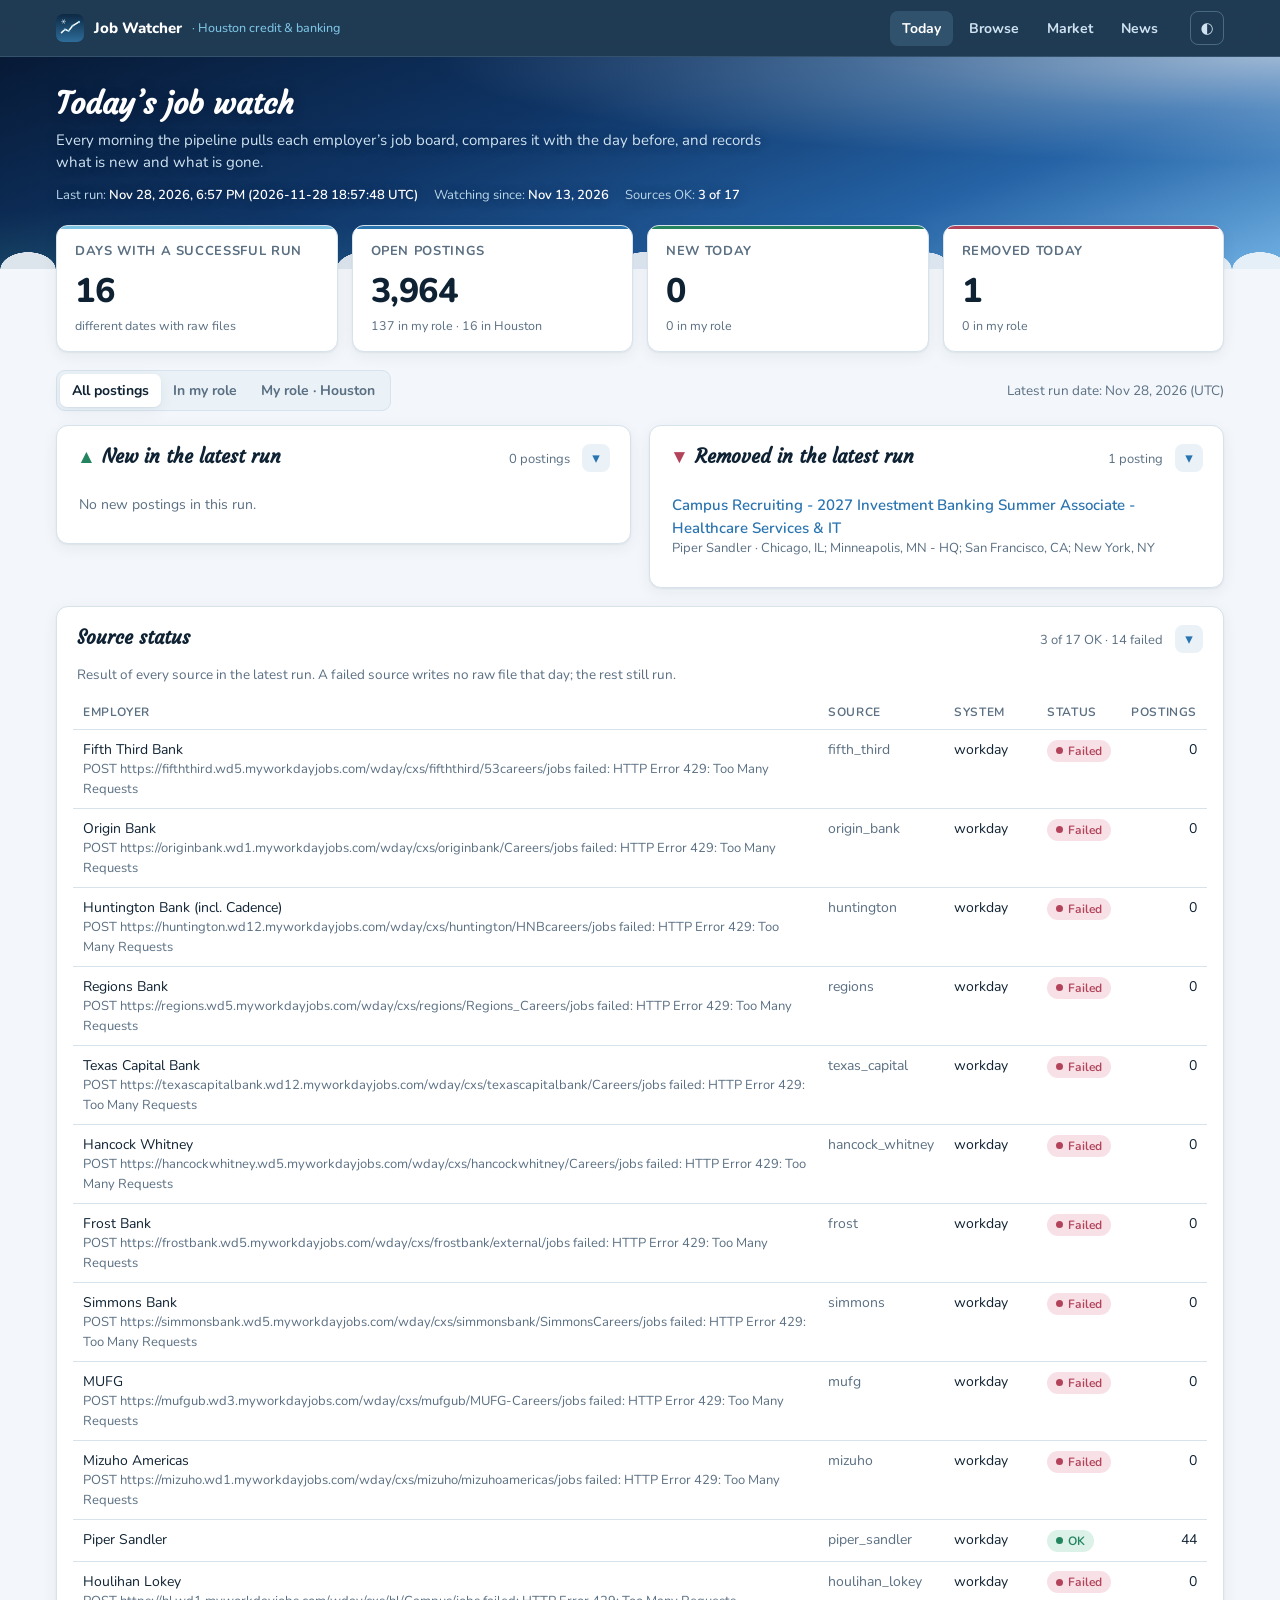
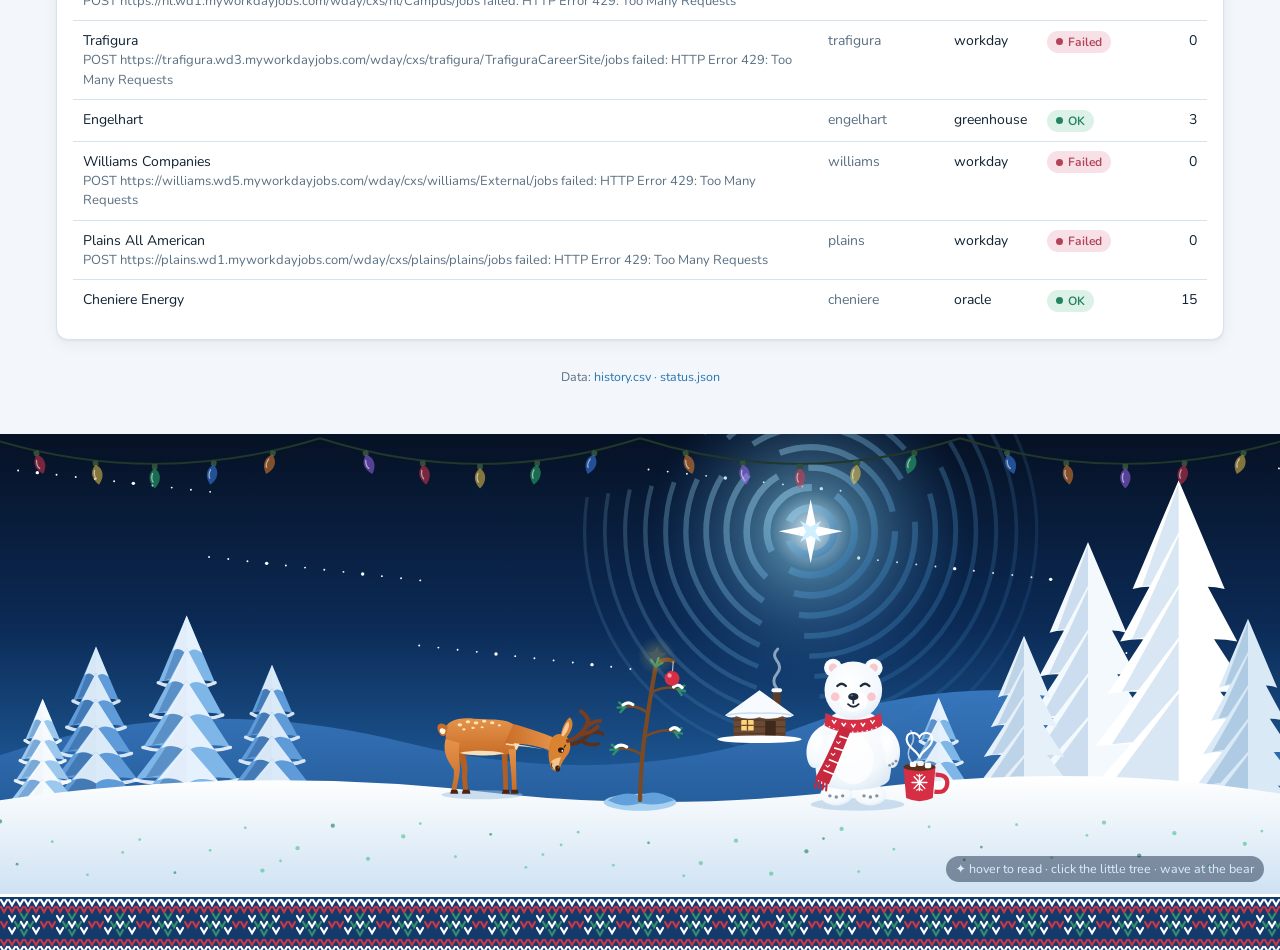
<file: index.html>
<!doctype html>
<html lang="en">
<head>
  <meta charset="utf-8">
  <meta name="viewport" content="width=device-width, initial-scale=1">
  <title>Job Watcher · Today</title>
  <meta name="description" content="Daily watch of Houston credit analyst and banking job postings.">
  <meta name="theme-color" content="#0e2a45">
  <link rel="manifest" href="manifest.webmanifest">
  <link rel="icon" href="assets/icons/icon-192.png">
  <link rel="apple-touch-icon" href="assets/icons/icon-192.png">
  <link rel="stylesheet" href="assets/style.css">
</head>
<body>
  <header id="nav"></header>

  <section class="hero">
    <div class="hero-inner">
      <h1>Today’s job watch</h1>
      <p>Every morning the pipeline pulls each employer’s job board, compares it with the day
        before, and records what is new and what is gone.</p>
      <div class="meta">
        <span>Last run: <b id="run-time">—</b></span>
        <span>Watching since: <b id="first-run">—</b></span>
        <span>Sources OK: <b id="sources-ok">—</b></span>
      </div>
    </div>
  </section>

  <main>
    <div class="tiles">
      <div class="tile days"><div class="label">Days with a successful run</div>
        <div class="value" id="t-days">—</div><div class="hint">different dates with raw files</div></div>
      <div class="tile"><div class="label">Open postings</div>
        <div class="value" id="t-open">—</div><div class="hint" id="t-open-hint">&nbsp;</div></div>
      <div class="tile new"><div class="label">New today</div>
        <div class="value" id="t-new">—</div><div class="hint" id="t-new-hint">&nbsp;</div></div>
      <div class="tile removed"><div class="label">Removed today</div>
        <div class="value" id="t-removed">—</div><div class="hint" id="t-removed-hint">&nbsp;</div></div>
    </div>

    <div class="toolbar">
      <div class="seg" id="scope" role="group" aria-label="Which postings to list">
        <button data-v="all" aria-pressed="true">All postings</button>
        <button data-v="role" aria-pressed="false">In my role</button>
        <button data-v="hou" aria-pressed="false">My role · Houston</button>
      </div>
      <span class="count" id="run-date"></span>
    </div>

    <div class="grid-2">
      <details class="card fold" id="fold-new" open>
        <summary class="card-head"><h2><span class="badge-new">▲</span> New in the latest run</h2>
          <span class="muted small" id="new-count"></span><span class="fold-arrow" aria-hidden="true">▾</span></summary>
        <ul class="postings" id="new-list"></ul>
      </details>
      <details class="card fold" id="fold-removed" open>
        <summary class="card-head"><h2><span class="badge-removed">▼</span> Removed in the latest run</h2>
          <span class="muted small" id="removed-count"></span><span class="fold-arrow" aria-hidden="true">▾</span></summary>
        <ul class="postings" id="removed-list"></ul>
      </details>
    </div>

    <details class="card fold" id="fold-sources" style="margin-top:18px" open>
      <summary class="card-head"><h2>Source status</h2>
        <span class="muted small" id="src-summary"></span><span class="fold-arrow" aria-hidden="true">▾</span></summary>
      <p class="sub" style="margin:0 0 10px">Result of every source in the latest run. A failed source writes no raw file that day; the rest still run.</p>
      <div class="table-wrap">
        <table>
          <thead><tr><th>Employer</th><th class="hide-sm">Source</th><th class="hide-sm">System</th>
            <th>Status</th><th class="num">Postings</th></tr></thead>
          <tbody id="sources"></tbody>
        </table>
      </div>
    </details>

    <p class="foot">Data: <a href="data/history.csv">history.csv</a> · <a href="data/status.json">status.json</a></p>
  </main>

  <script src="assets/app.js"></script>
  <script src="assets/today.js"></script>
  <script src="assets/winter.js"></script>
</body>
</html>
</file>
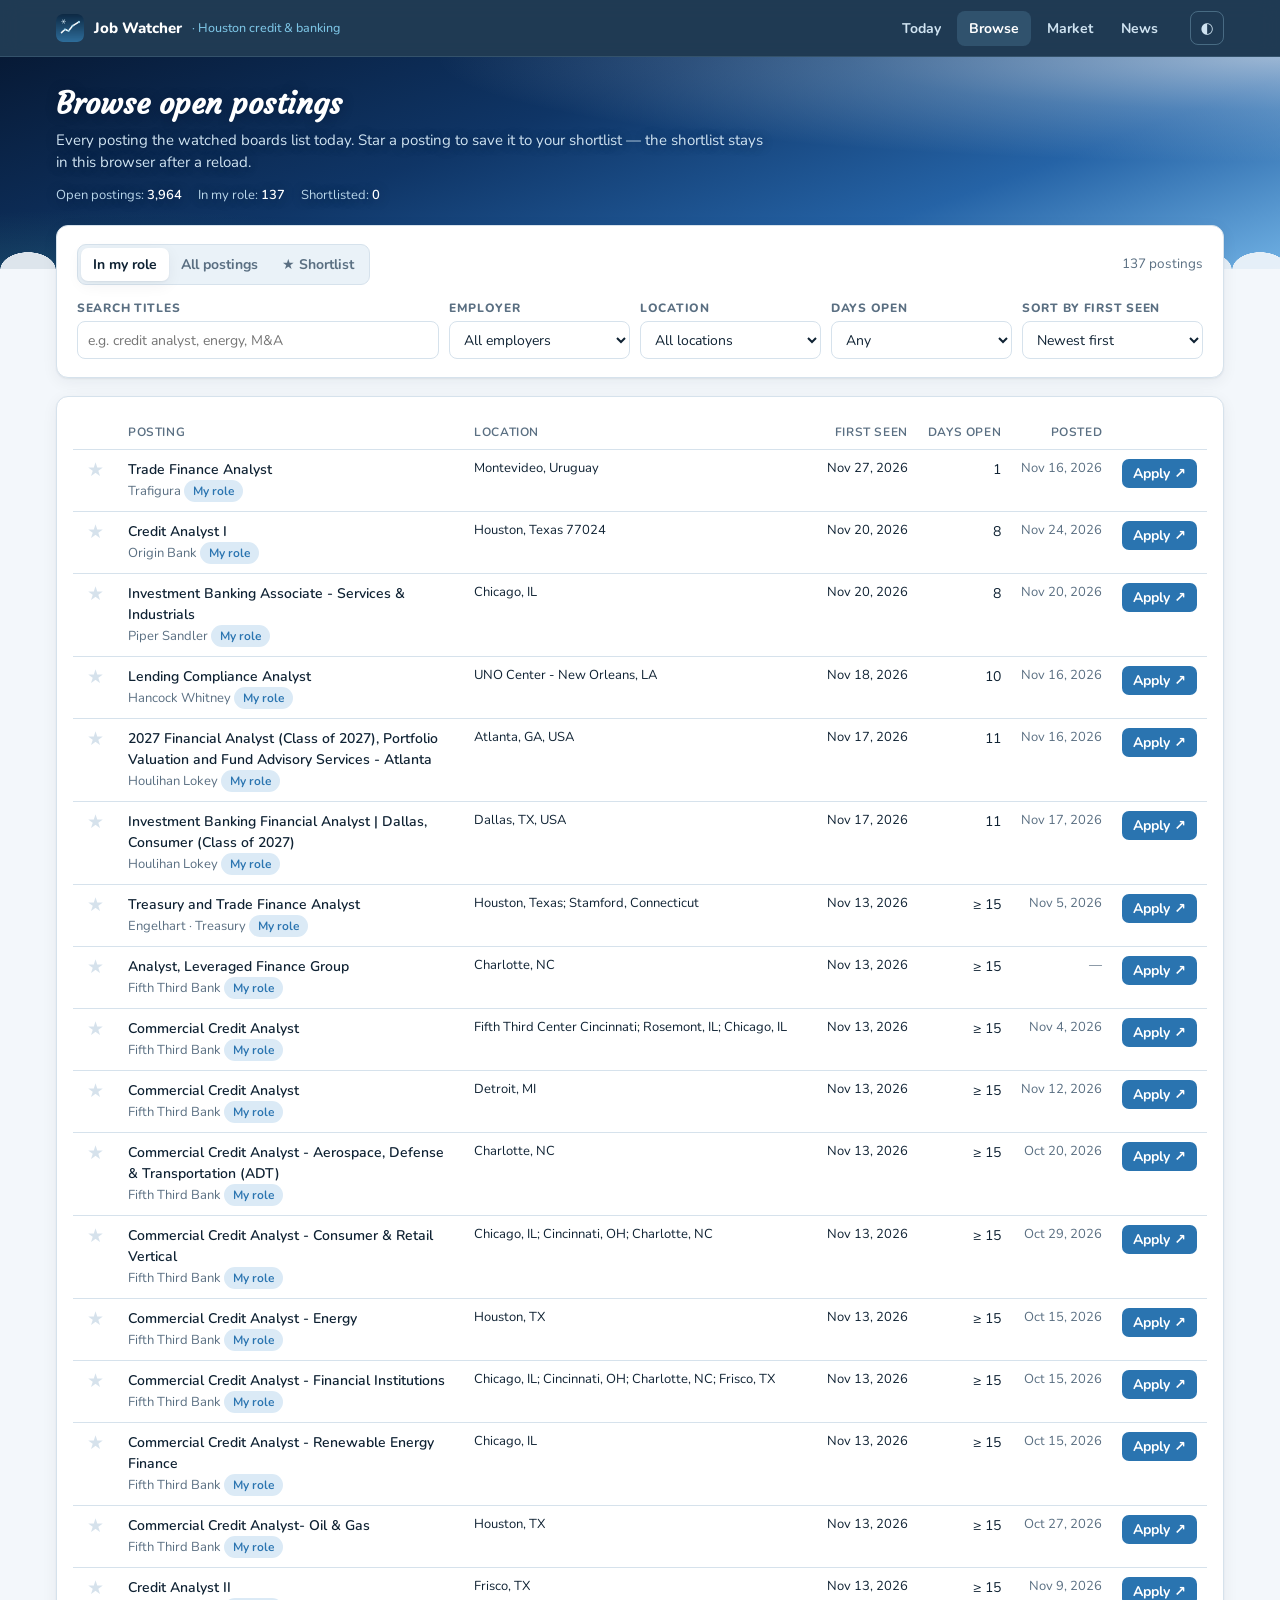
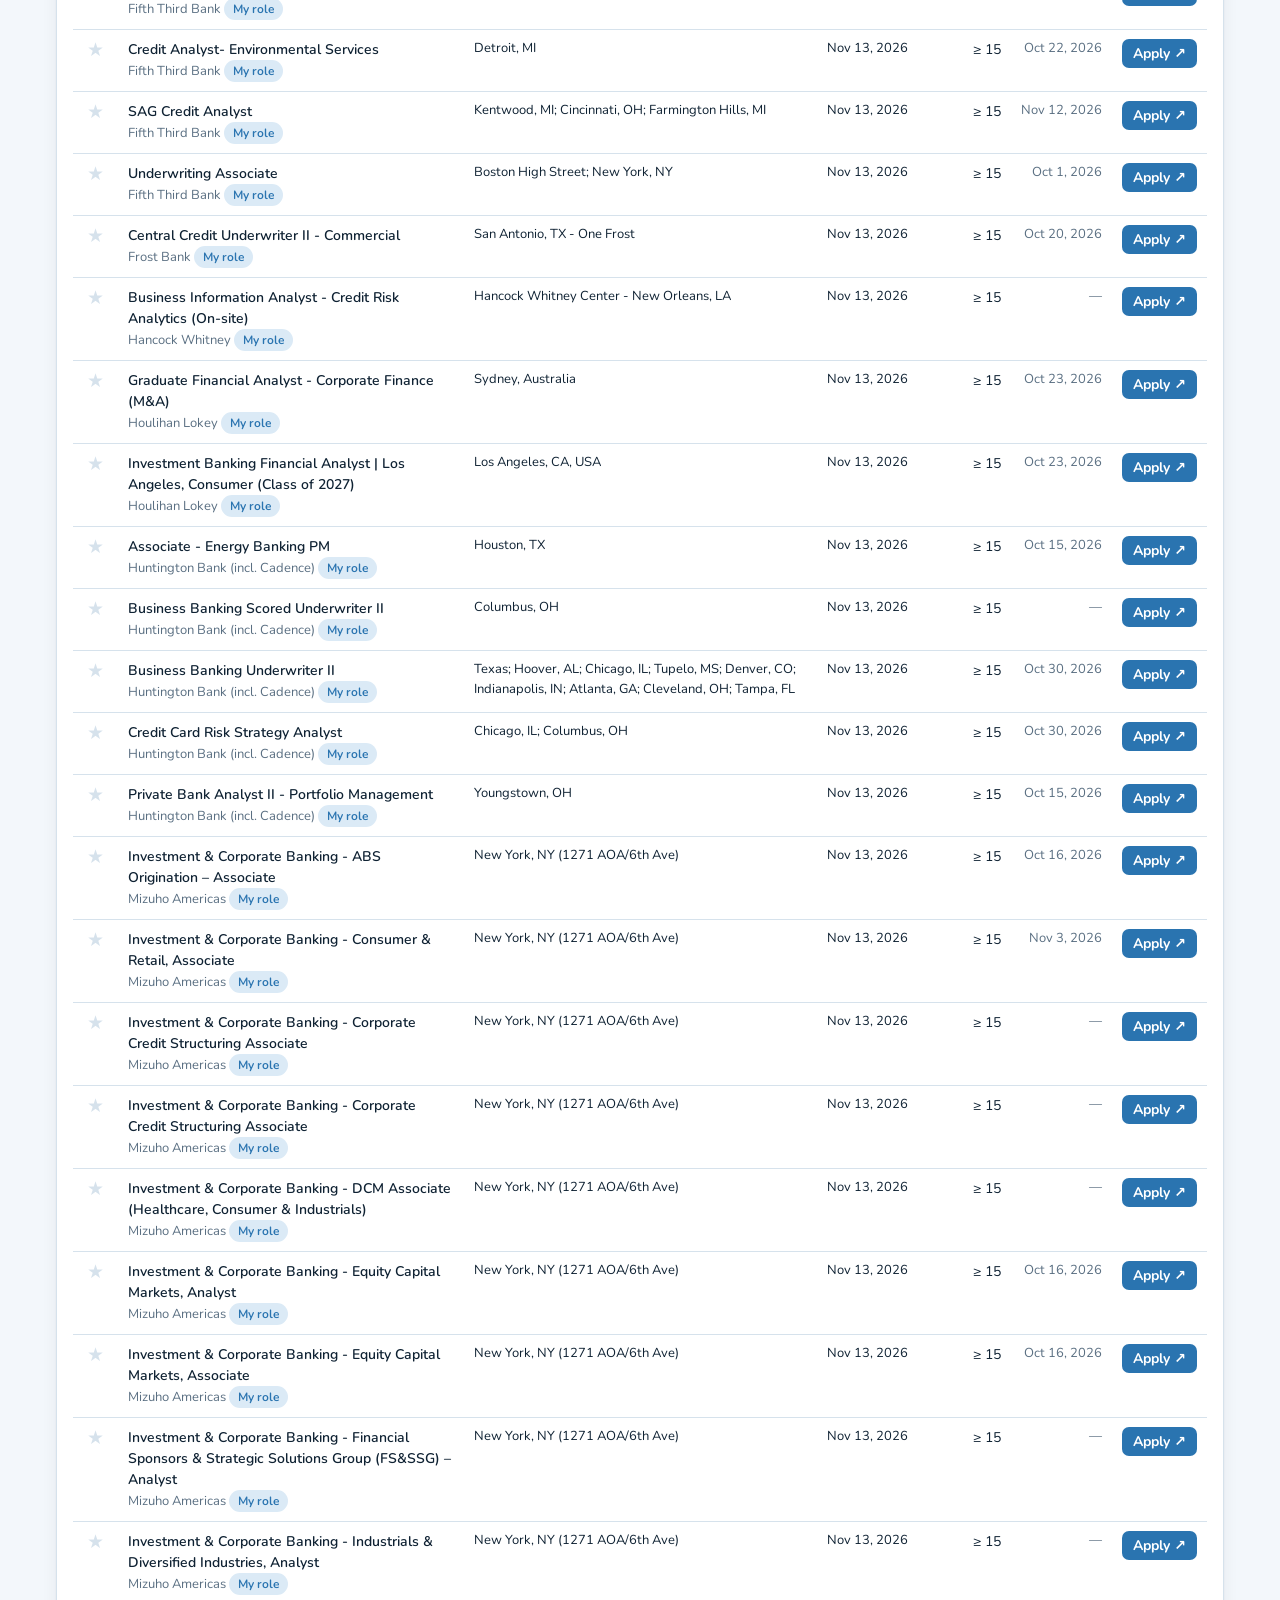
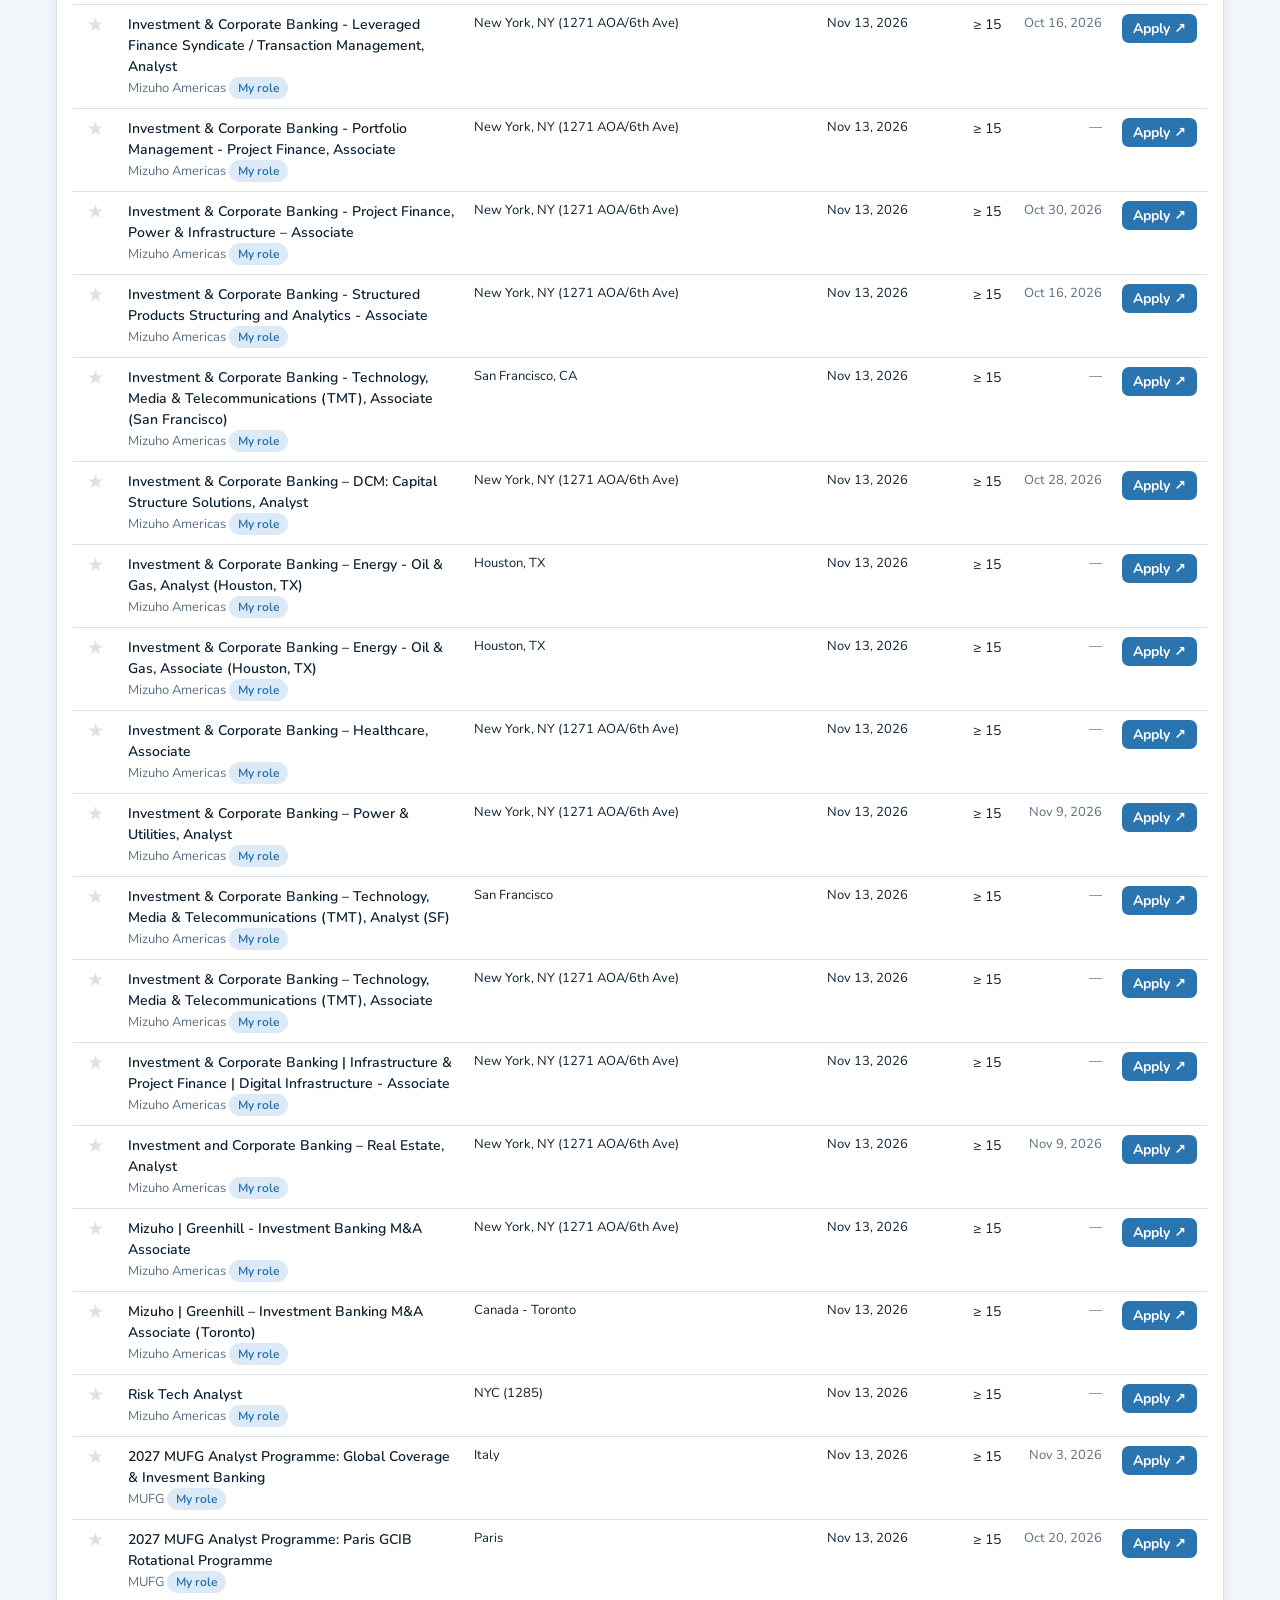
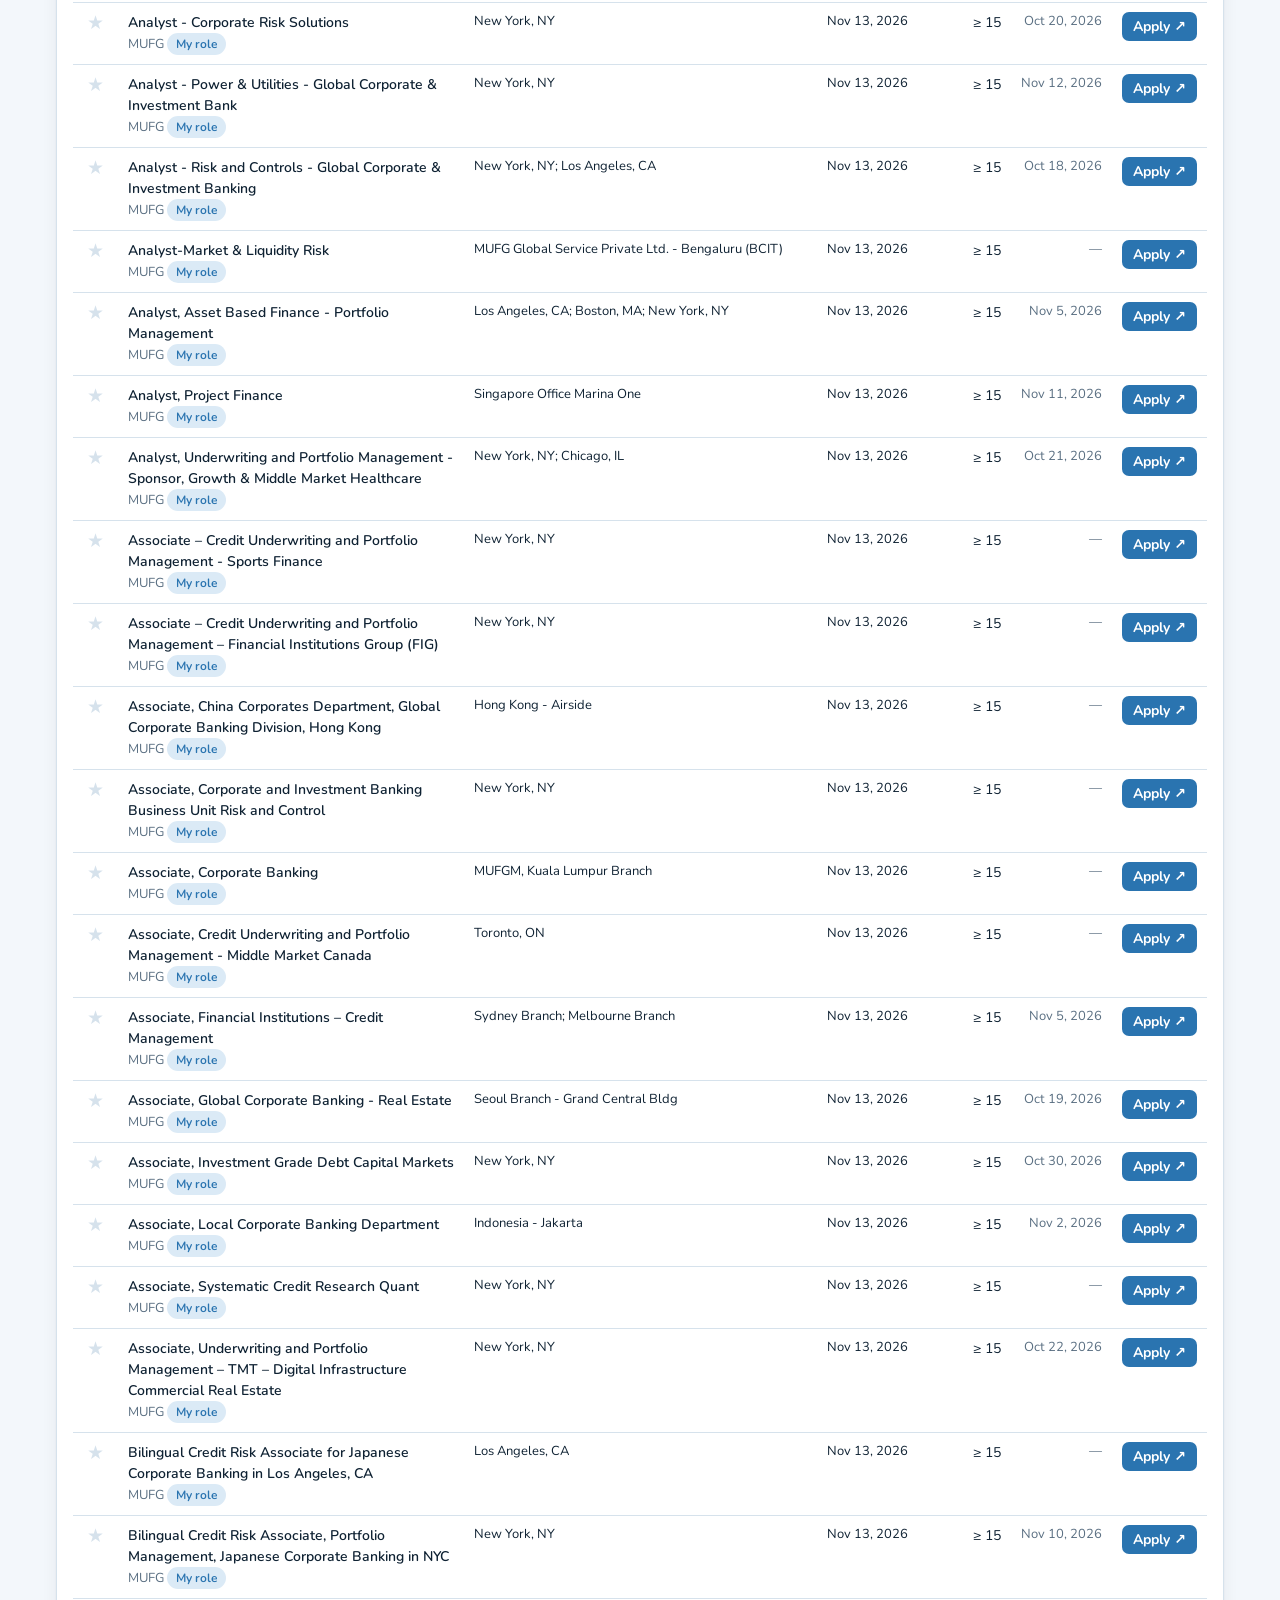
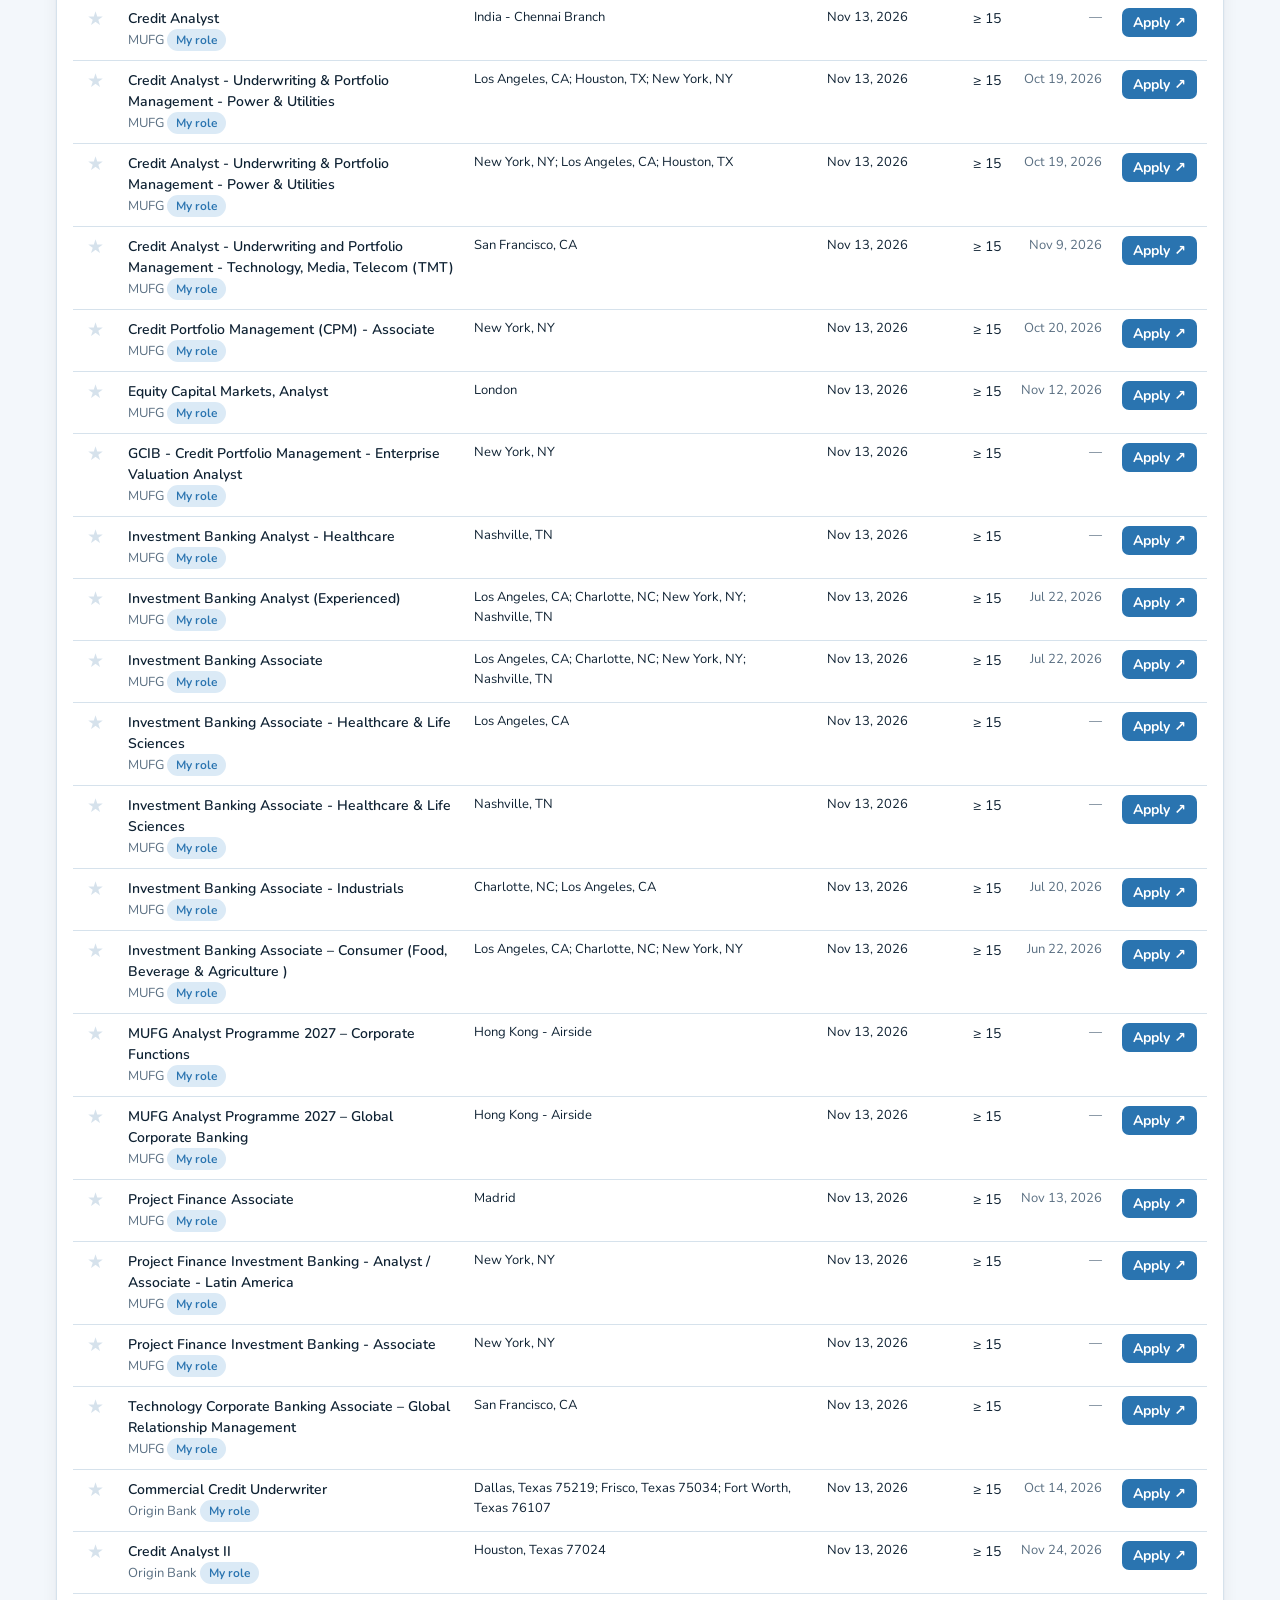
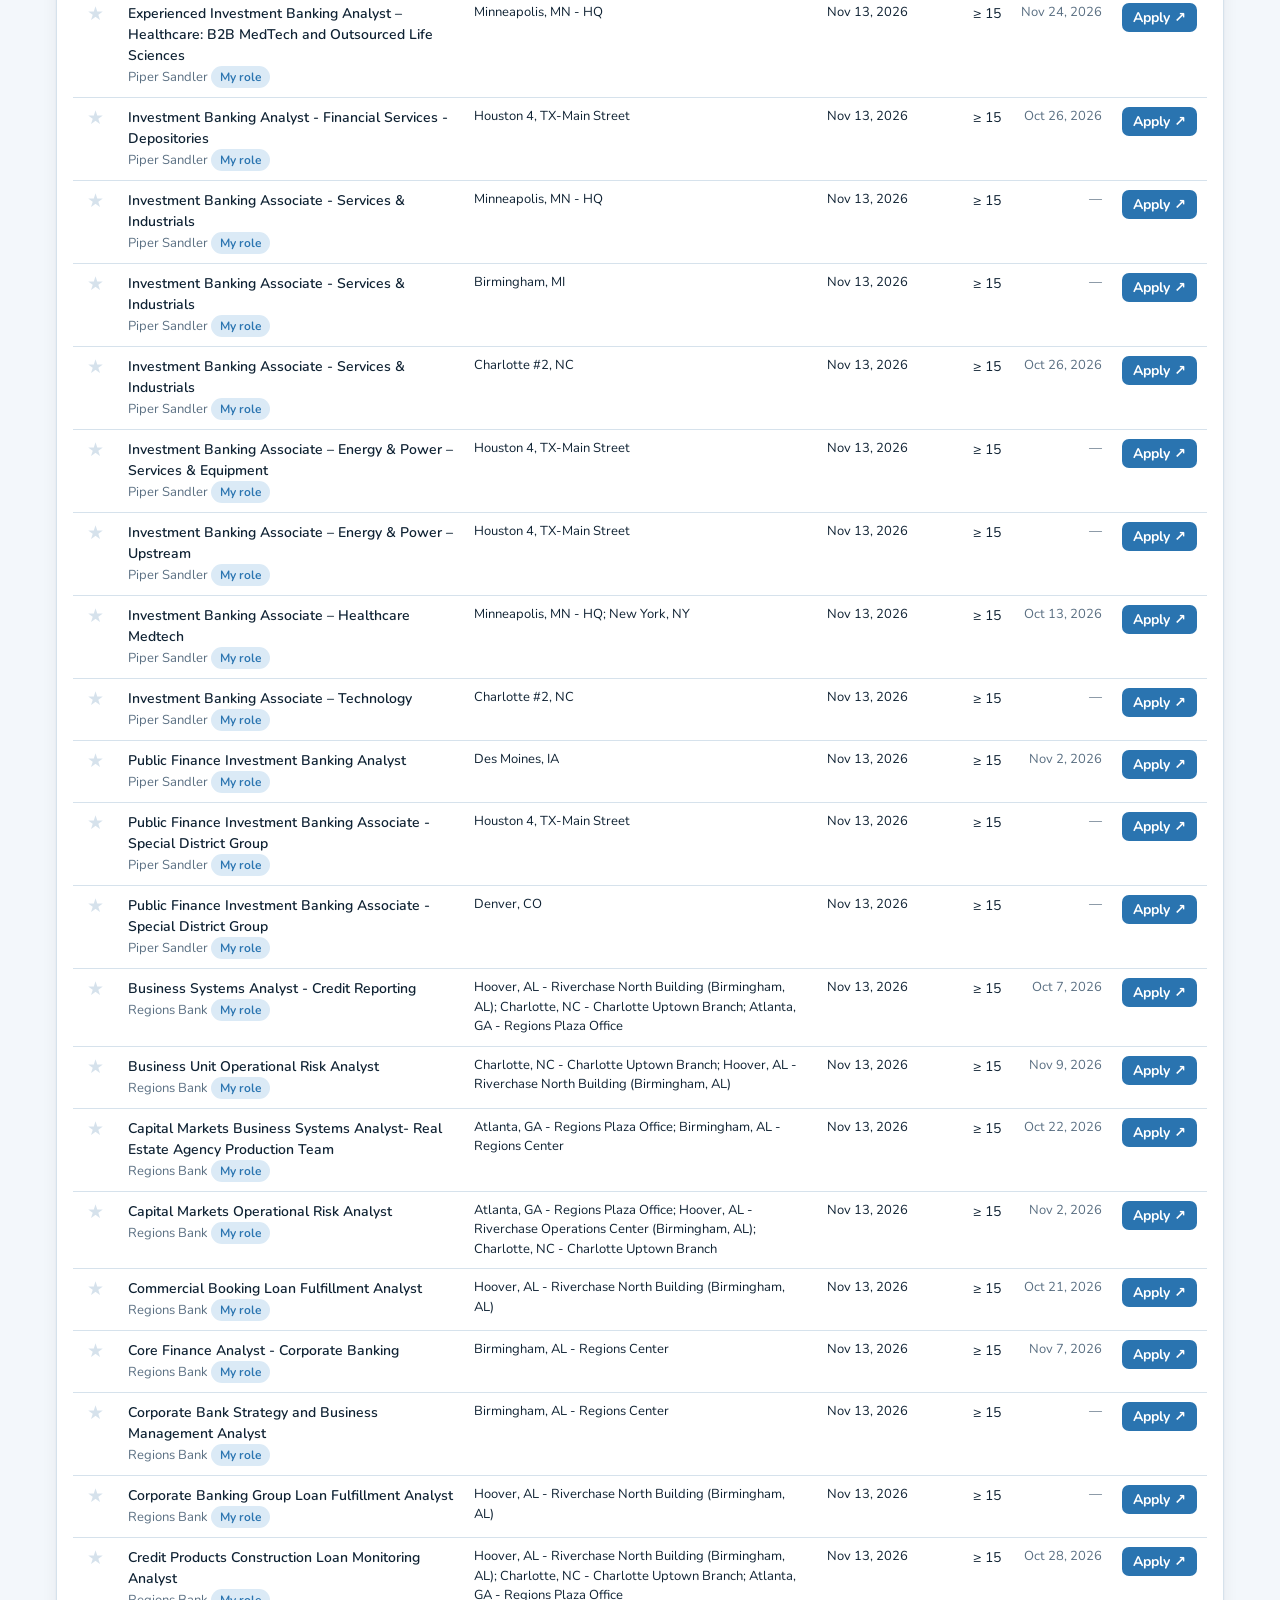
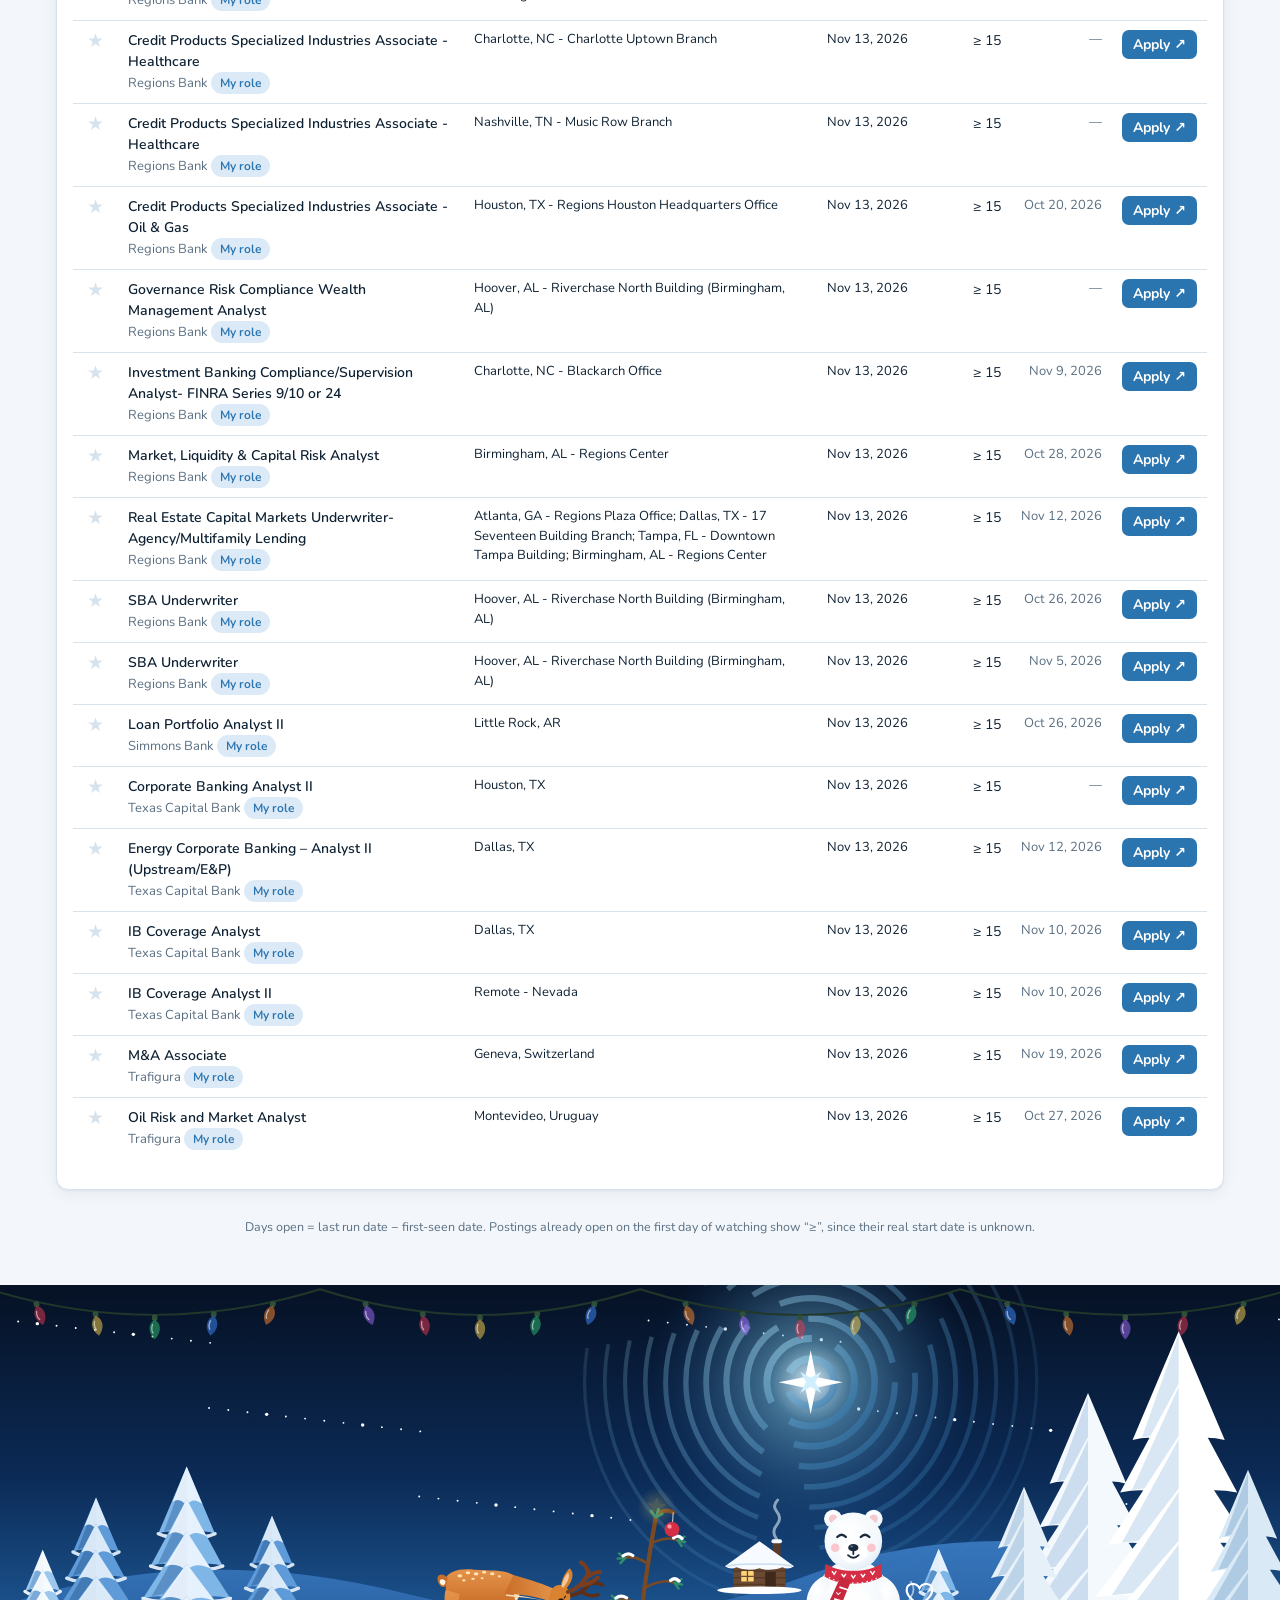
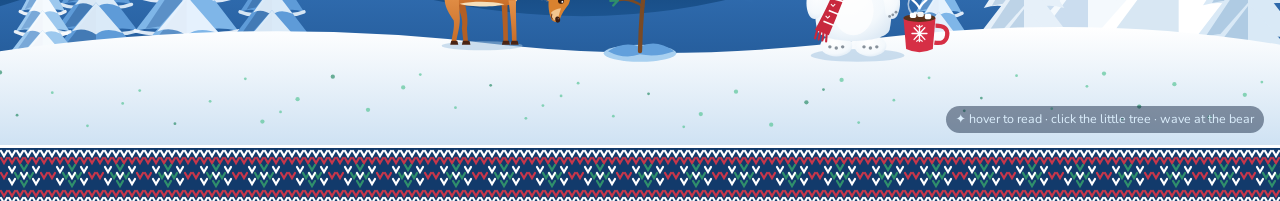
<file: browse.html>
<!doctype html>
<html lang="en">
<head>
  <meta charset="utf-8">
  <meta name="viewport" content="width=device-width, initial-scale=1">
  <title>Job Watcher · Browse</title>
  <meta name="description" content="Browse open postings, filter, and star a shortlist.">
  <meta name="theme-color" content="#0e2a45">
  <link rel="manifest" href="manifest.webmanifest">
  <link rel="icon" href="assets/icons/icon-192.png">
  <link rel="apple-touch-icon" href="assets/icons/icon-192.png">
  <link rel="stylesheet" href="assets/style.css">
</head>
<body>
  <header id="nav"></header>

  <section class="hero">
    <div class="hero-inner">
      <h1>Browse open postings</h1>
      <p>Every posting the watched boards list today. Star a posting to save it to your shortlist —
        the shortlist stays in this browser after a reload.</p>
      <div class="meta"><span>Open postings: <b id="h-open">—</b></span>
        <span>In my role: <b id="h-role">—</b></span><span>Shortlisted: <b id="h-star">0</b></span></div>
    </div>
  </section>

  <main>
    <section class="card">
      <div class="toolbar">
        <div class="seg" id="role" role="group" aria-label="Role switch">
          <button data-v="role" aria-pressed="true">In my role</button>
          <button data-v="all" aria-pressed="false">All postings</button>
          <button data-v="star" aria-pressed="false">★ Shortlist</button>
        </div>
        <span class="count" id="count"></span>
      </div>
      <div class="controls">
        <div class="search"><label for="q">Search titles</label>
          <input type="search" id="q" placeholder="e.g. credit analyst, energy, M&amp;A" autocomplete="off"></div>
        <div><label for="employer">Employer</label><select id="employer"></select></div>
        <div><label for="loc">Location</label><select id="loc"></select></div>
        <div><label for="days">Days open</label>
          <select id="days">
            <option value="any">Any</option>
            <option value="0-1">New (≤ 1 day)</option>
            <option value="0-3">≤ 3 days</option>
            <option value="0-7">≤ 7 days</option>
            <option value="0-14">≤ 14 days</option>
            <option value="0-30">≤ 30 days</option>
            <option value="31-99999">More than 30 days</option>
          </select></div>
        <div><label for="sort">Sort by first seen</label>
          <select id="sort"><option value="desc">Newest first</option><option value="asc">Oldest first</option></select></div>
      </div>
    </section>

    <section class="card">
      <div class="table-wrap">
        <table>
          <thead><tr><th style="width:34px"></th><th>Posting</th><th class="hide-sm">Location</th>
            <th class="num hide-sm">First seen</th><th class="num">Days open</th><th class="hide-sm num">Posted</th><th></th></tr></thead>
          <tbody id="rows"></tbody>
        </table>
      </div>
      <div id="more" style="text-align:center;margin-top:12px"></div>
    </section>
    <p class="foot">Days open = last run date − first-seen date. Postings already open on the first day of
      watching show “≥”, since their real start date is unknown.</p>
  </main>

  <script src="assets/app.js"></script>
  <script src="assets/browse.js"></script>
  <script src="assets/winter.js"></script>
</body>
</html>
</file>
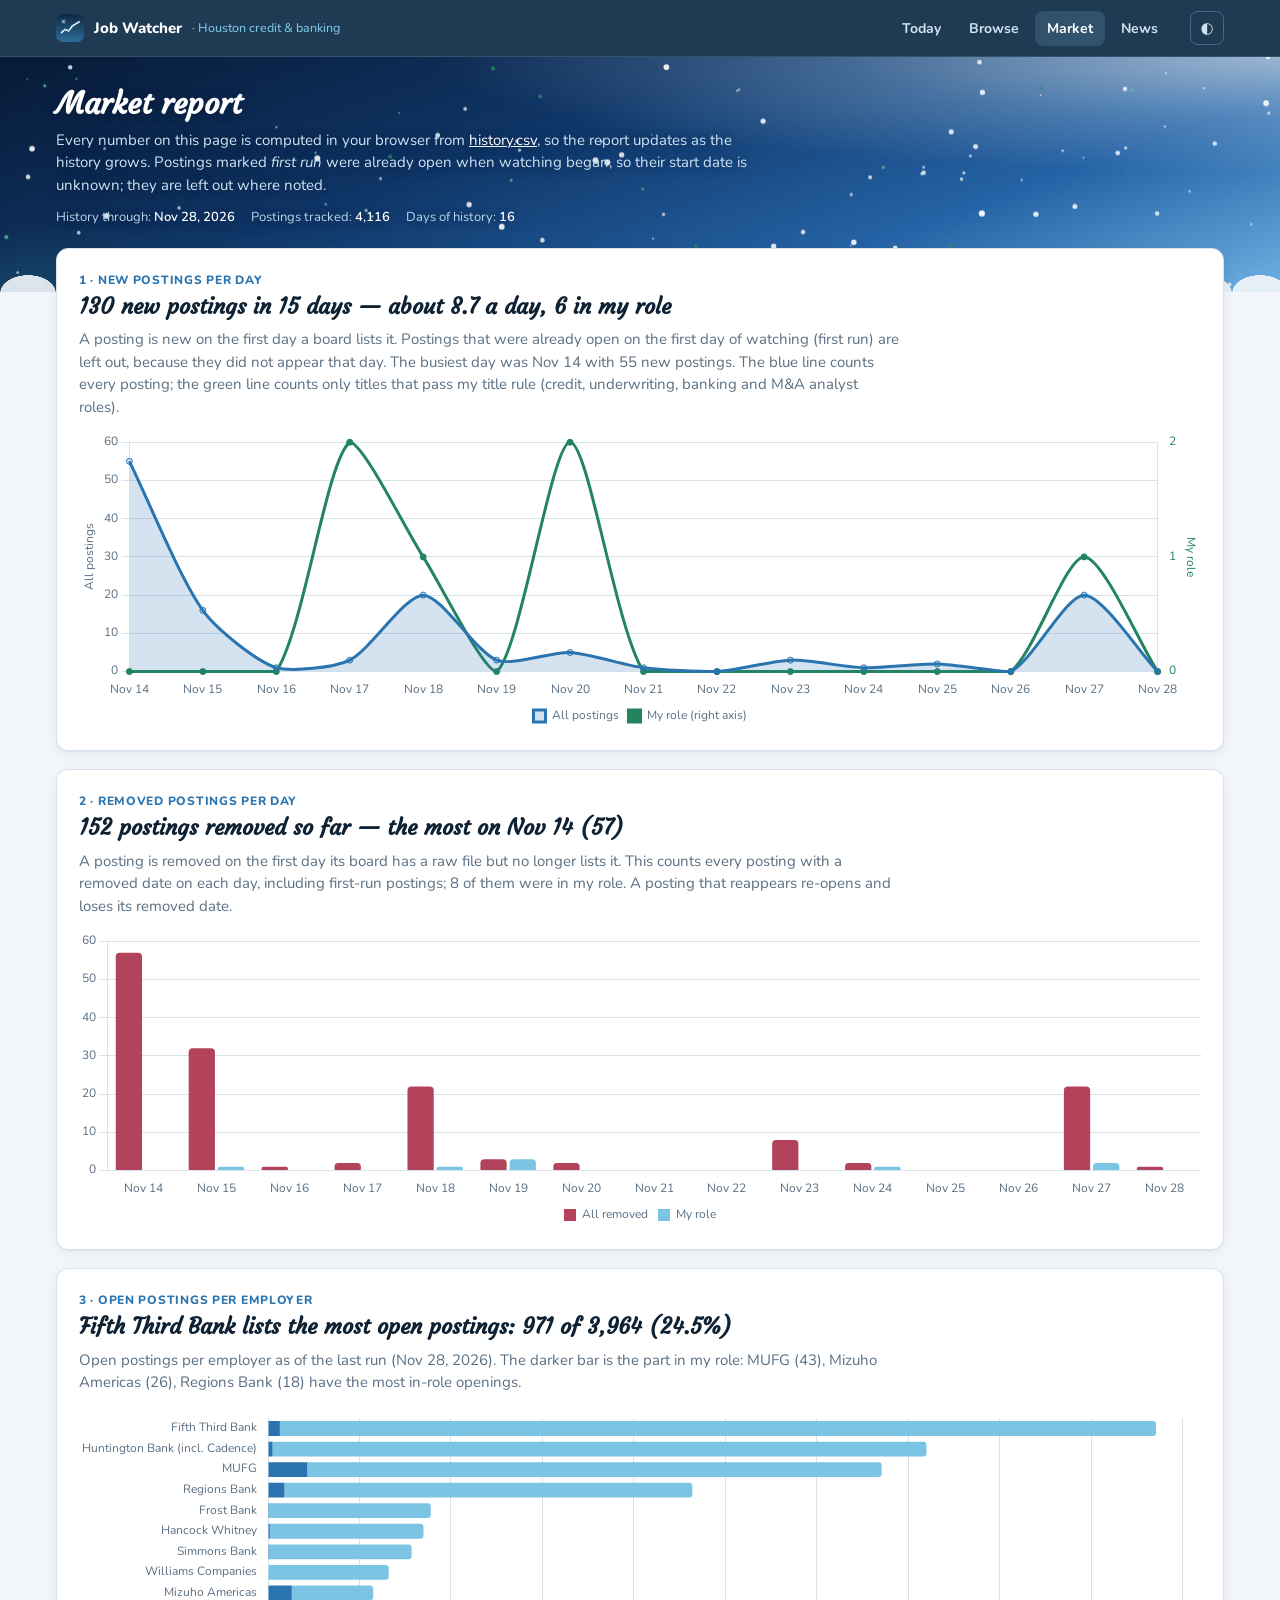
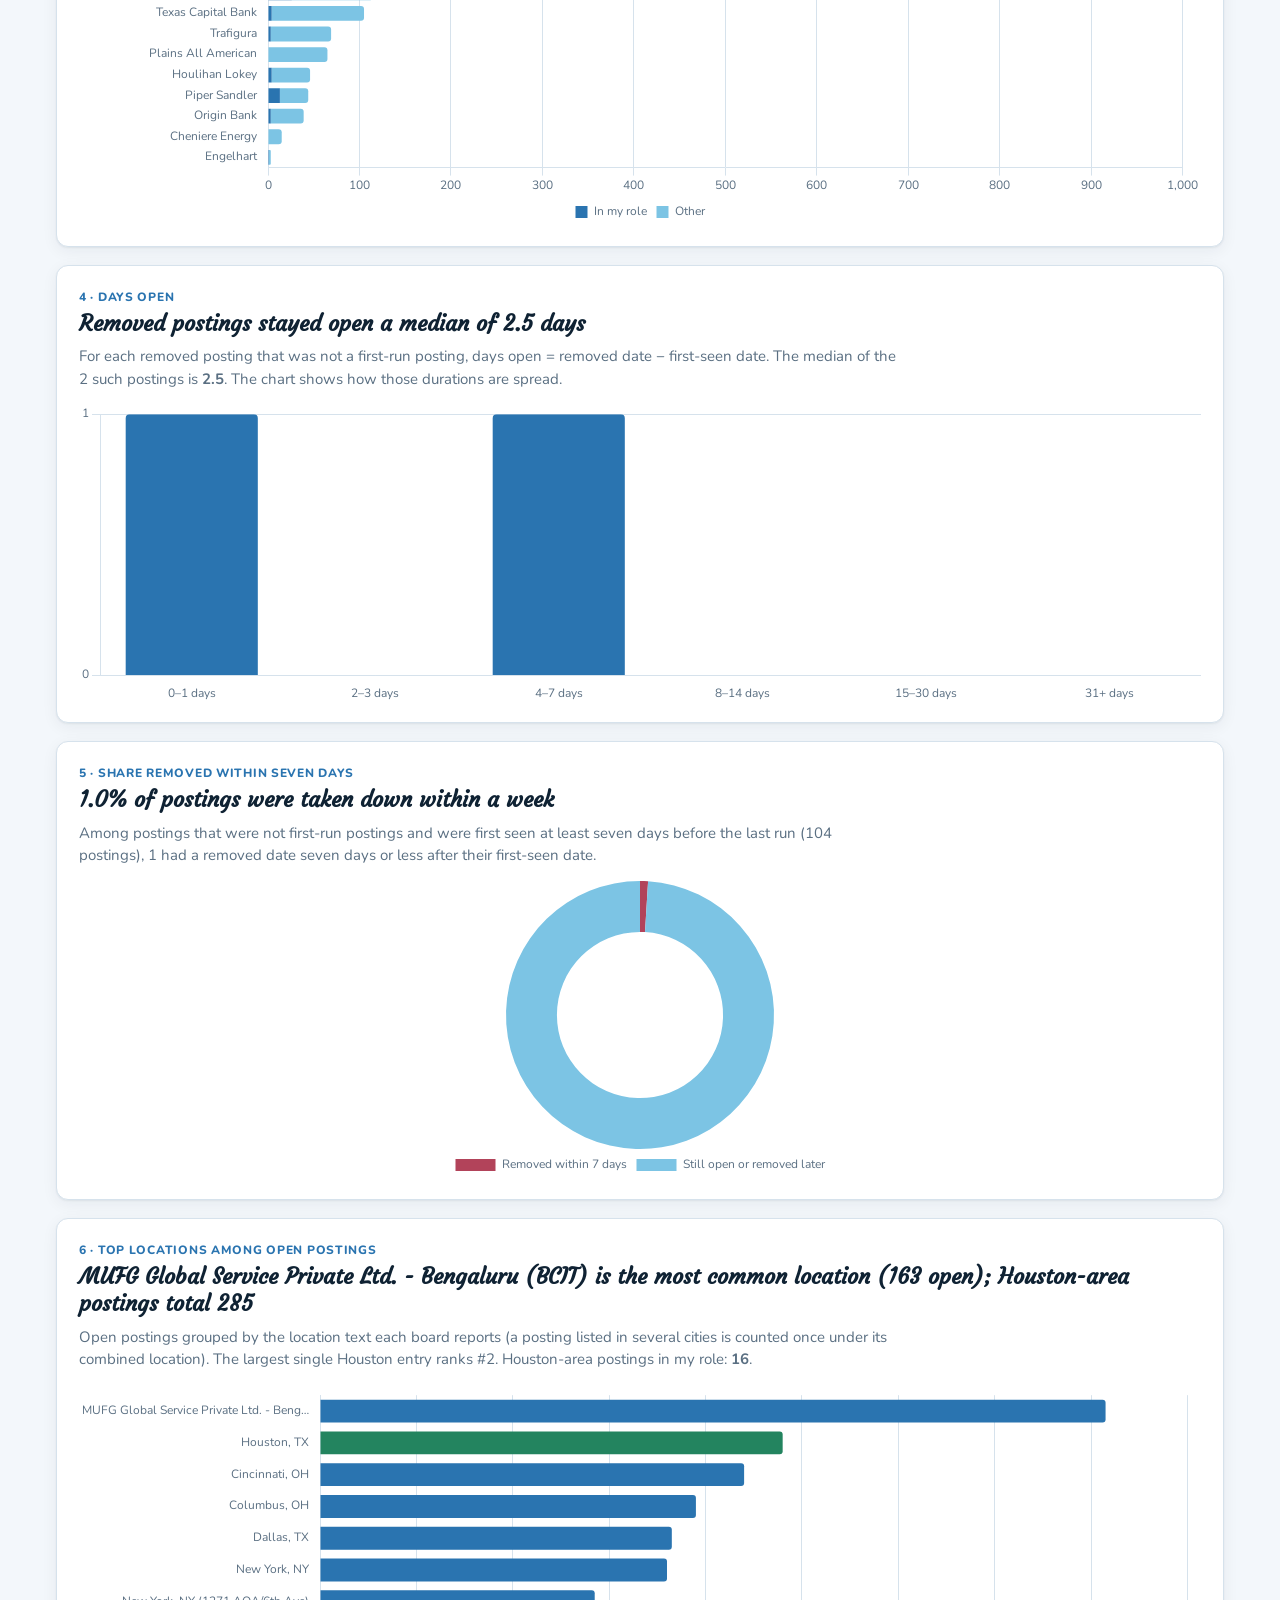
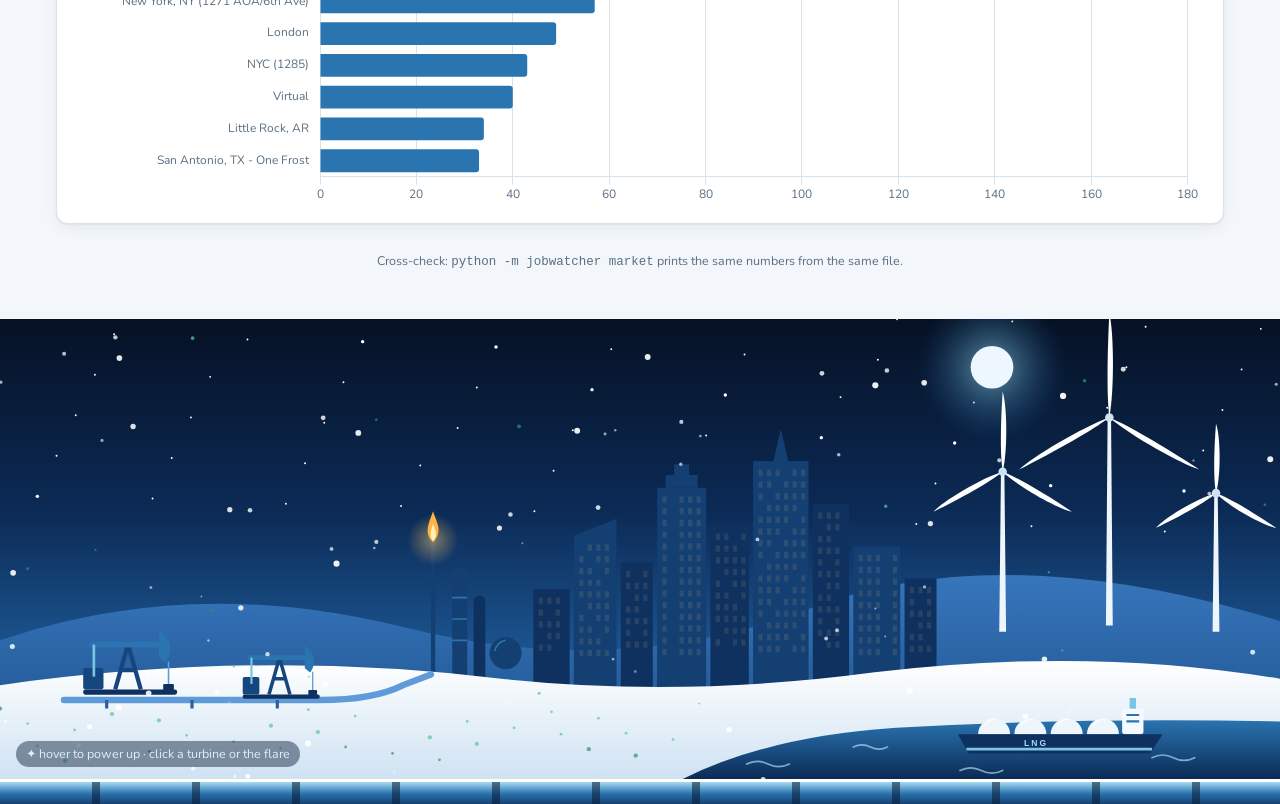
<file: market.html>
<!doctype html>
<html lang="en">
<head>
  <meta charset="utf-8">
  <meta name="viewport" content="width=device-width, initial-scale=1">
  <title>Job Watcher · Market</title>
  <meta name="description" content="A report on the job-posting history: new, removed, days open, employers and locations.">
  <meta name="theme-color" content="#0e2a45">
  <link rel="manifest" href="manifest.webmanifest">
  <link rel="icon" href="assets/icons/icon-192.png">
  <link rel="apple-touch-icon" href="assets/icons/icon-192.png">
  <link rel="stylesheet" href="assets/style.css">
</head>
<body>
  <header id="nav"></header>

  <section class="hero">
    <div class="hero-inner">
      <h1>Market report</h1>
      <p>Every number on this page is computed in your browser from <a href="data/history.csv" style="color:#fff;text-decoration:underline">history.csv</a>,
        so the report updates as the history grows. Postings marked <i>first run</i> were already open when
        watching began, so their start date is unknown; they are left out where noted.</p>
      <div class="meta"><span>History through: <b id="m-last">—</b></span>
        <span>Postings tracked: <b id="m-total">—</b></span><span>Days of history: <b id="m-days">—</b></span></div>
    </div>
  </section>

  <main>
    <section class="card finding" id="s1">
      <div class="kicker">1 · New postings per day</div>
      <h2 class="h">—</h2><p class="p"></p>
      <div class="chart-box"><canvas></canvas></div>
    </section>
    <section class="card finding" id="s2">
      <div class="kicker">2 · Removed postings per day</div>
      <h2 class="h">—</h2><p class="p"></p>
      <div class="chart-box"><canvas></canvas></div>
    </section>
    <section class="card finding" id="s3">
      <div class="kicker">3 · Open postings per employer</div>
      <h2 class="h">—</h2><p class="p"></p>
      <div class="chart-box tall"><canvas></canvas></div>
    </section>
    <section class="card finding" id="s4">
      <div class="kicker">4 · Days open</div>
      <h2 class="h">—</h2><p class="p"></p>
      <div class="chart-box"><canvas></canvas></div>
    </section>
    <section class="card finding" id="s5">
      <div class="kicker">5 · Share removed within seven days</div>
      <h2 class="h">—</h2><p class="p"></p>
      <div class="chart-box"><canvas></canvas></div>
    </section>
    <section class="card finding" id="s6">
      <div class="kicker">6 · Top locations among open postings</div>
      <h2 class="h">—</h2><p class="p"></p>
      <div class="chart-box tall"><canvas></canvas></div>
    </section>
    <p class="foot">Cross-check: <code>python -m jobwatcher market</code> prints the same numbers from the same file.</p>
  </main>

  <script src="assets/vendor/chart.umd.min.js"></script>
  <script src="assets/app.js"></script>
  <script src="assets/market.js"></script>
  <script src="assets/winter.js"></script>
</body>
</html>
</file>
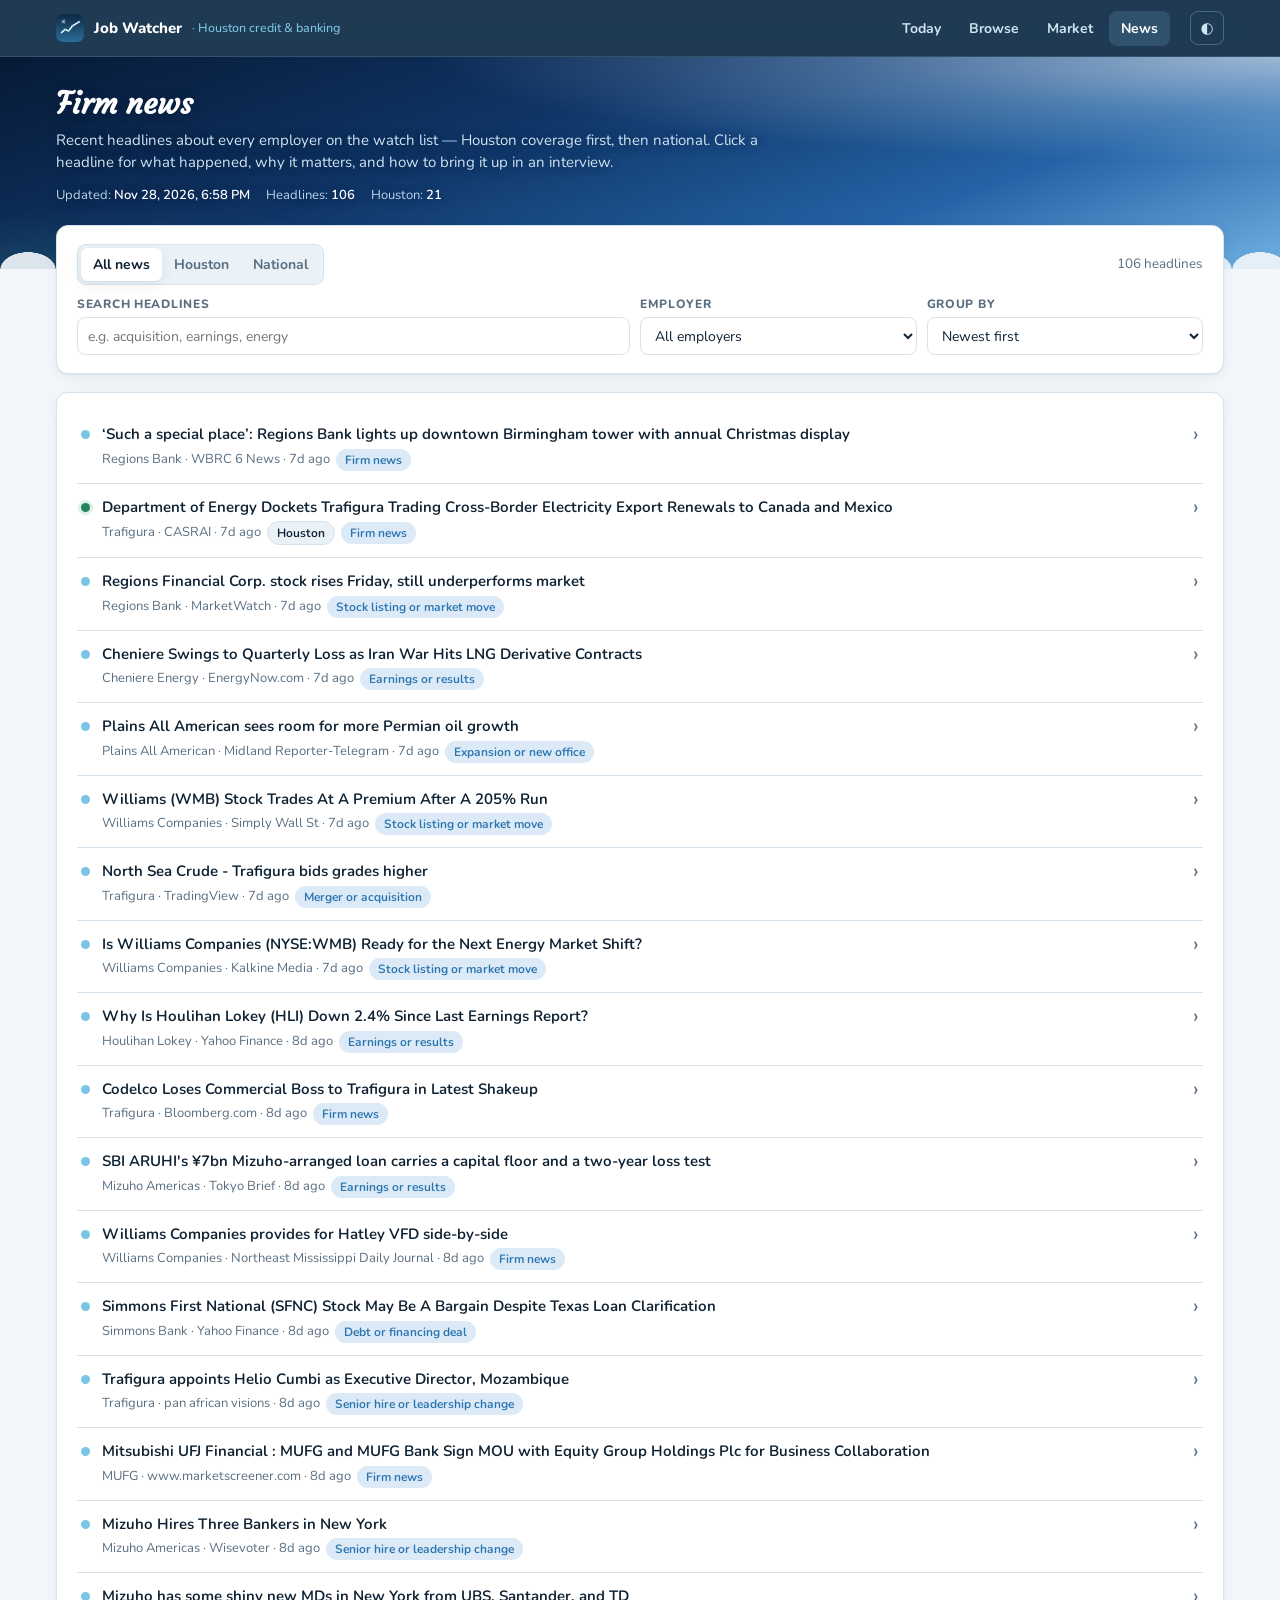
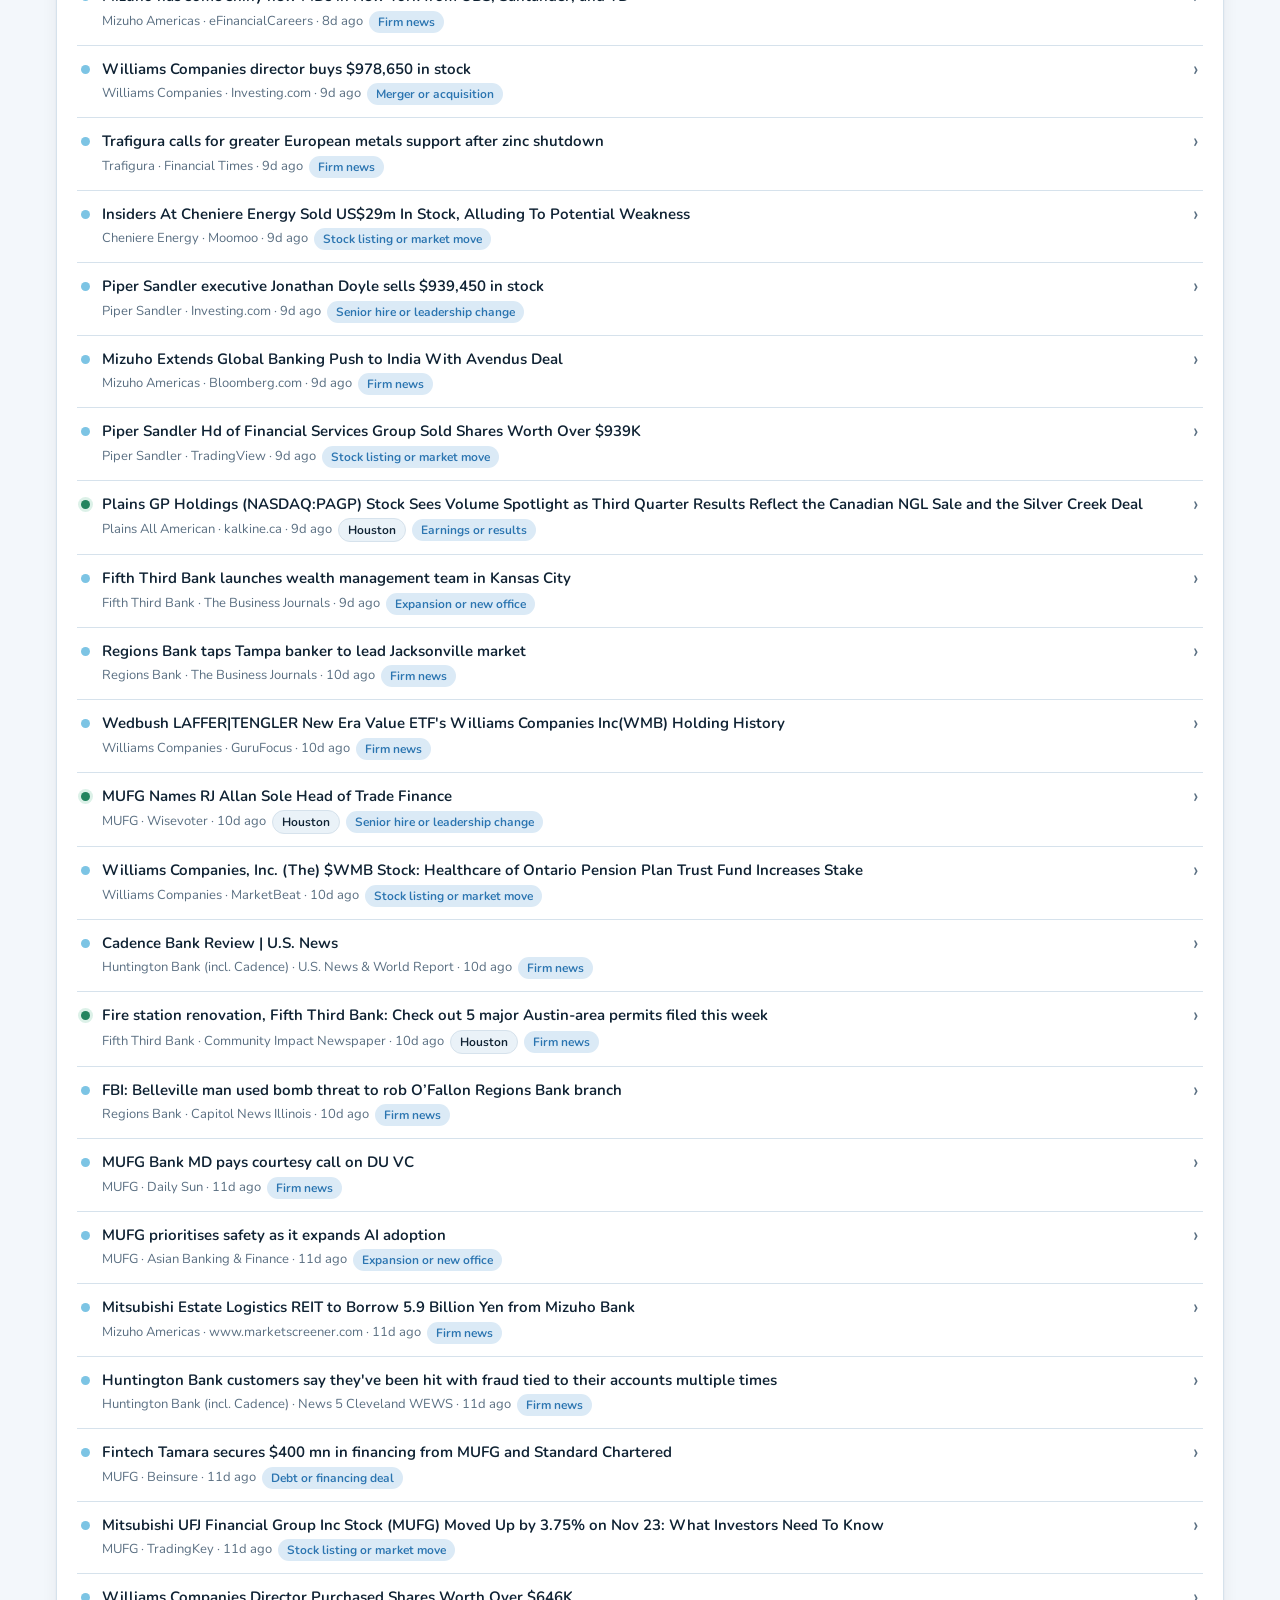
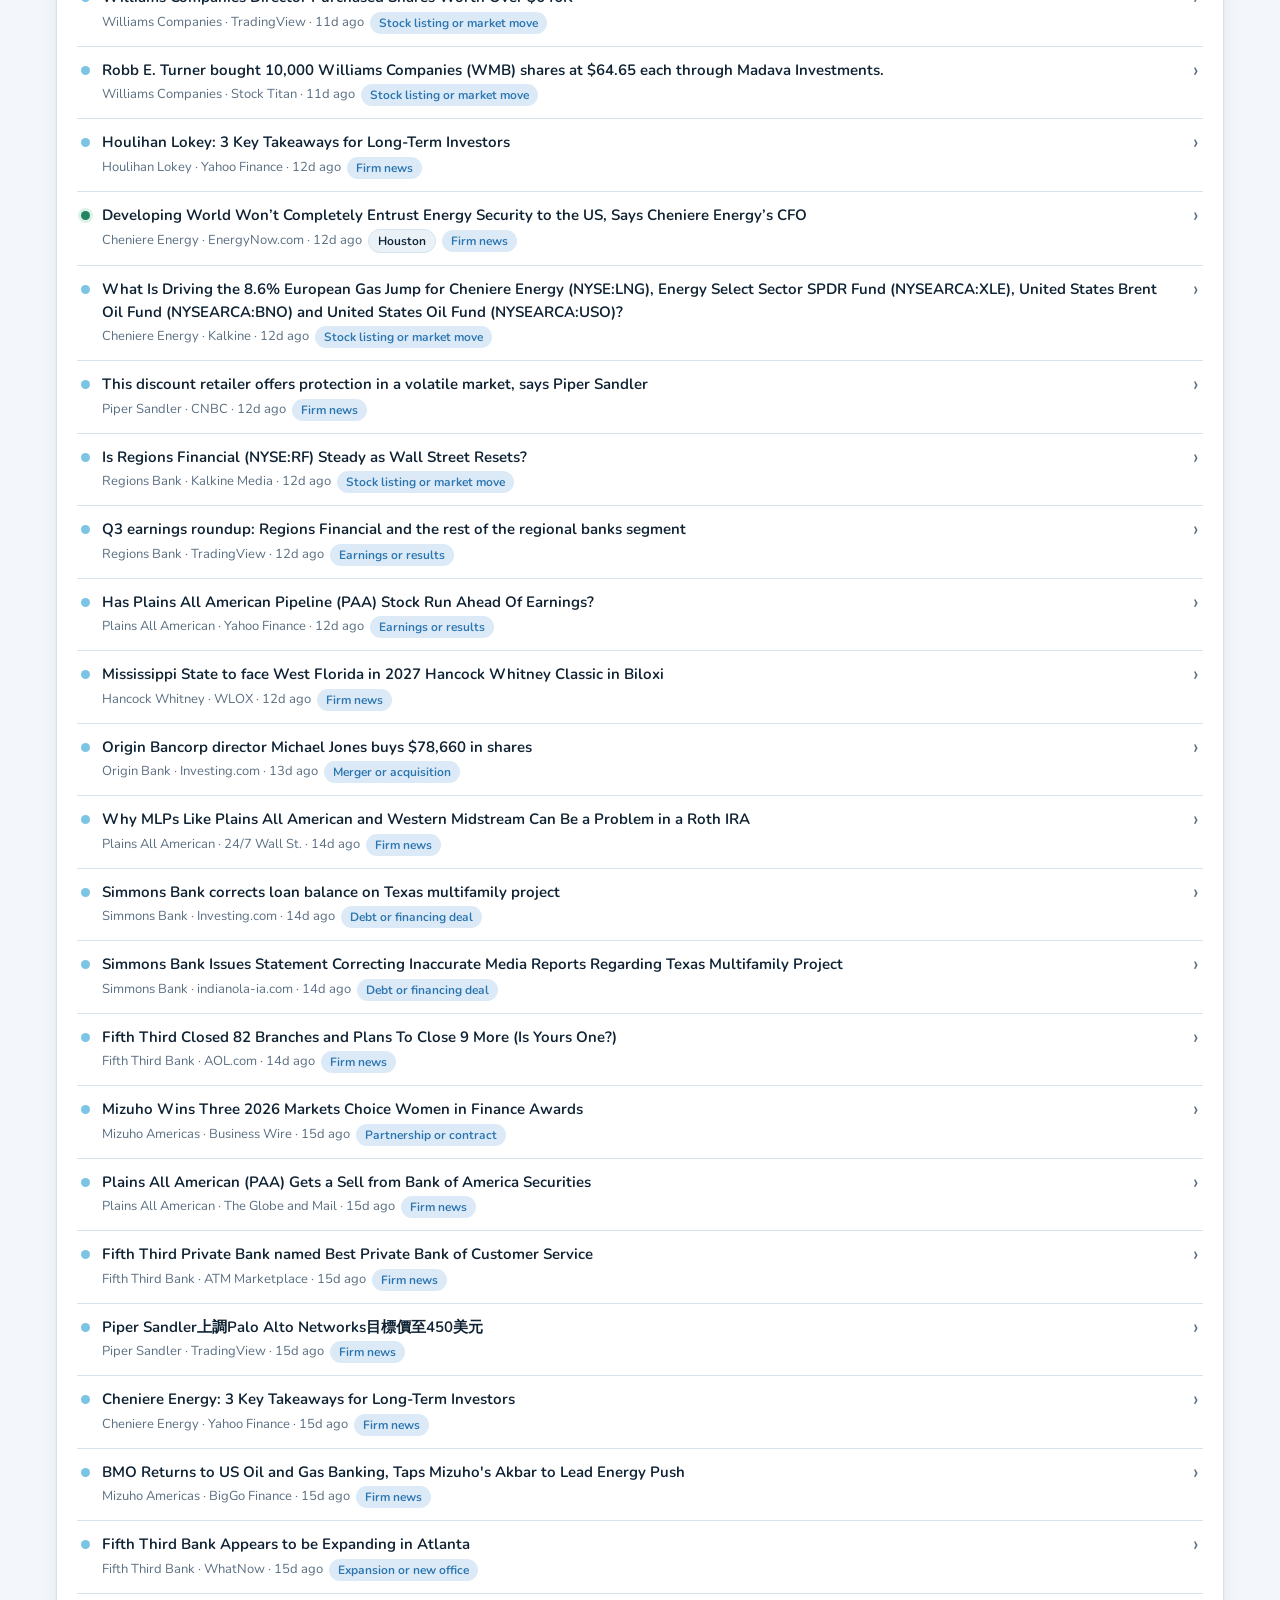
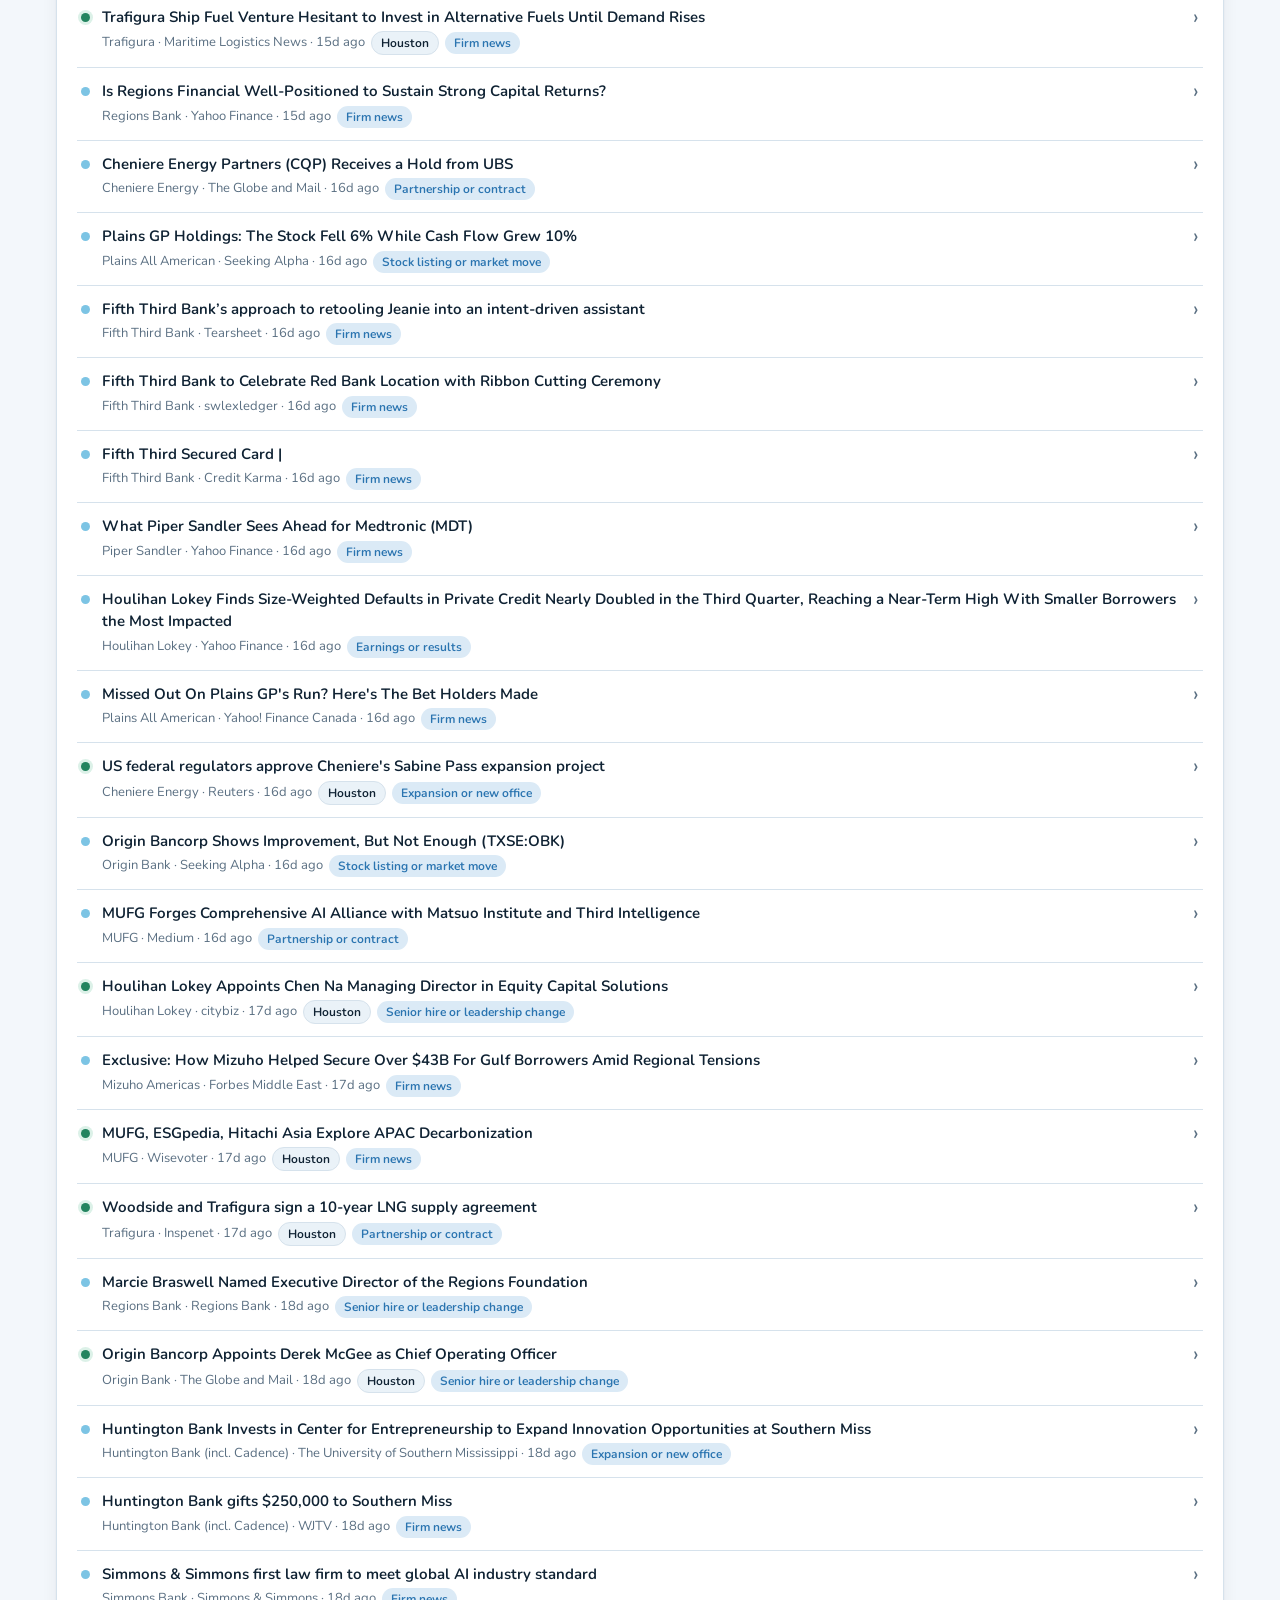
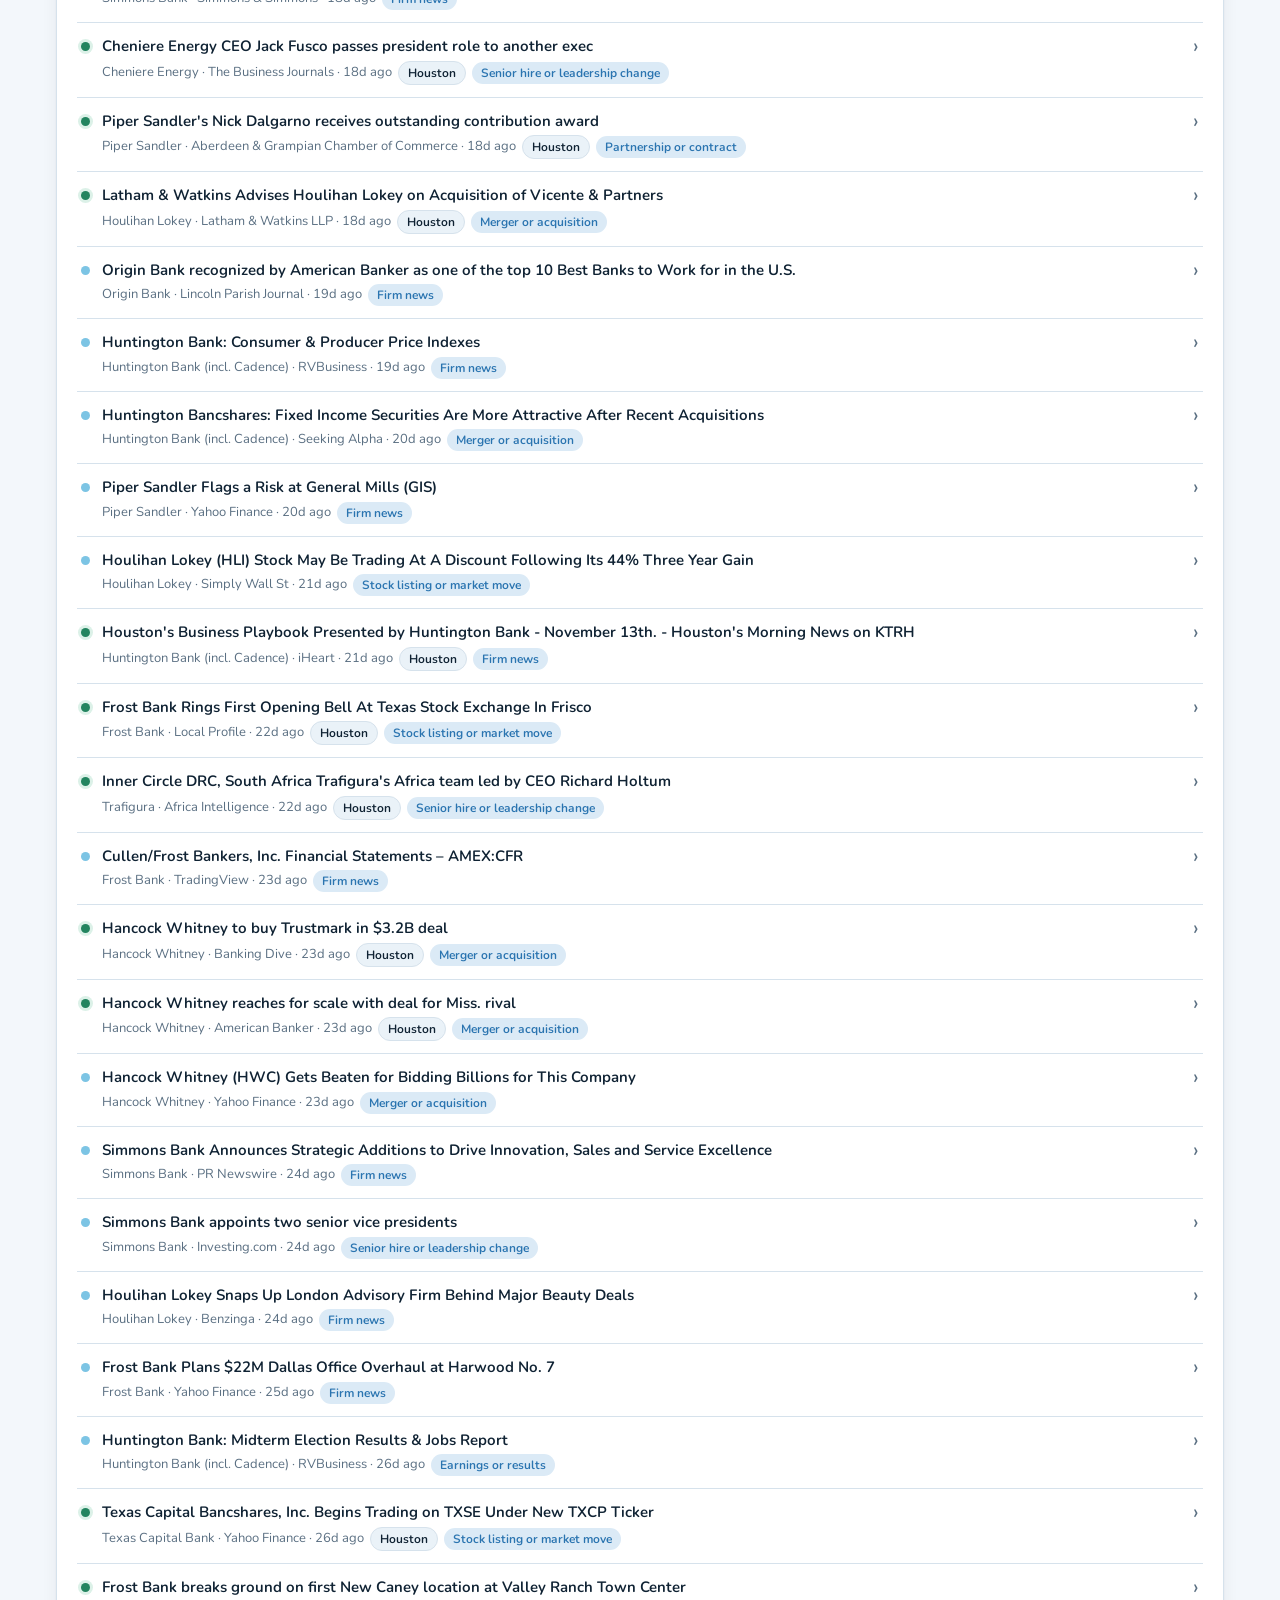
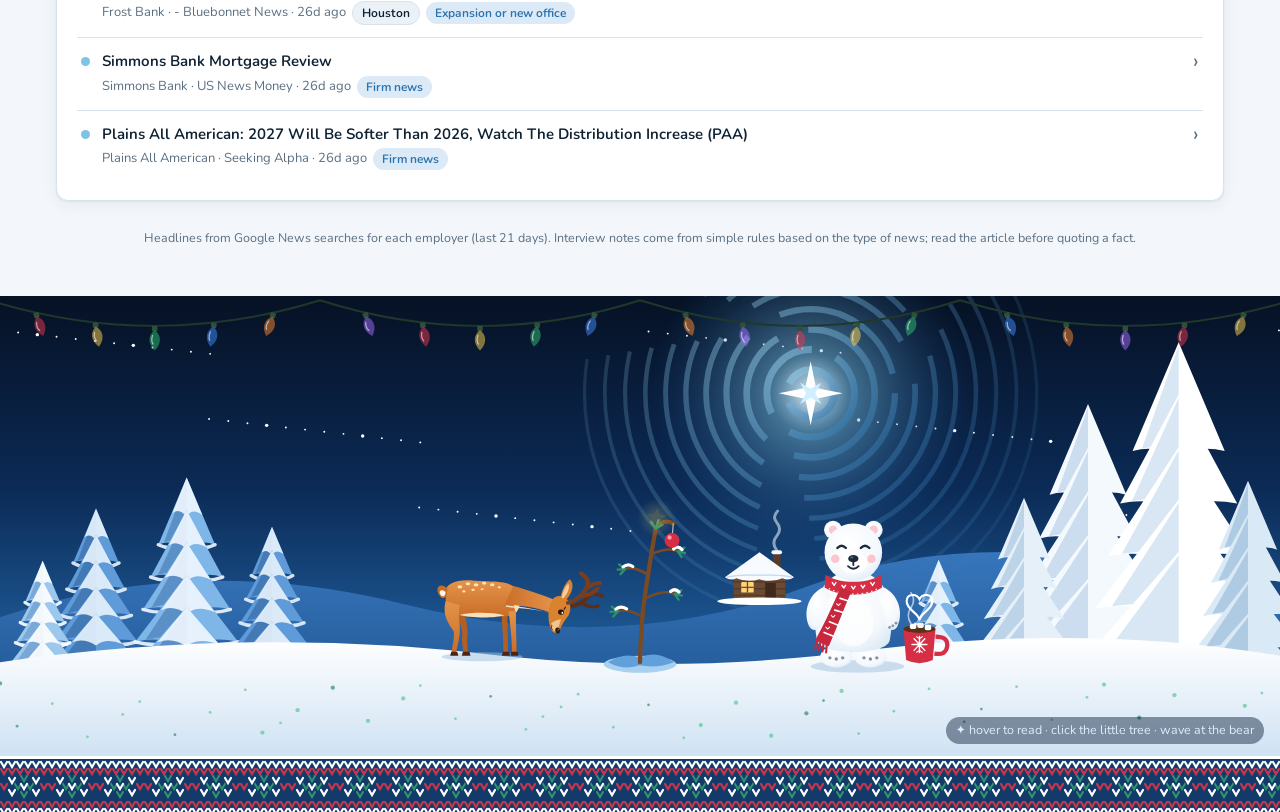
<file: news.html>
<!doctype html>
<html lang="en">
<head>
  <meta charset="utf-8">
  <meta name="viewport" content="width=device-width, initial-scale=1">
  <title>Job Watcher · News</title>
  <meta name="description" content="Recent news about each watched employer, with interview prep notes.">
  <meta name="theme-color" content="#0e2a45">
  <link rel="manifest" href="manifest.webmanifest">
  <link rel="icon" href="assets/icons/icon-192.png">
  <link rel="apple-touch-icon" href="assets/icons/icon-192.png">
  <link rel="stylesheet" href="assets/style.css">
</head>
<body>
  <header id="nav"></header>

  <section class="hero">
    <div class="hero-inner">
      <h1>Firm news</h1>
      <p>Recent headlines about every employer on the watch list — Houston coverage first, then national.
        Click a headline for what happened, why it matters, and how to bring it up in an interview.</p>
      <div class="meta"><span>Updated: <b id="n-updated">—</b></span>
        <span>Headlines: <b id="n-count">—</b></span><span>Houston: <b id="n-hou">—</b></span></div>
    </div>
  </section>

  <main>
    <section class="card">
      <div class="toolbar" style="margin-bottom:10px">
        <div class="seg" id="scope" role="group" aria-label="Which news">
          <button data-v="all" aria-pressed="true">All news</button>
          <button data-v="houston" aria-pressed="false">Houston</button>
          <button data-v="national" aria-pressed="false">National</button>
        </div>
        <span class="count" id="count"></span>
      </div>
      <div class="controls news-controls">
        <div class="search"><label for="q">Search headlines</label>
          <input type="search" id="q" placeholder="e.g. acquisition, earnings, energy" autocomplete="off"></div>
        <div><label for="employer">Employer</label><select id="employer"></select></div>
        <div><label for="group">Group by</label>
          <select id="group"><option value="date">Newest first</option><option value="employer">Employer</option></select></div>
      </div>
    </section>

    <div id="news"></div>
    <p class="foot">Headlines from Google News searches for each employer (last <span id="n-window">21</span> days).
      Interview notes come from simple rules based on the type of news; read the article before quoting a fact.</p>
  </main>

  <script src="assets/app.js"></script>
  <script src="assets/news.js"></script>
  <script src="assets/winter.js"></script>
</body>
</html>
</file>
<file: assets/style.css>
@import url("https://fonts.googleapis.com/css2?family=Courgette&family=Homemade+Apple&family=Nunito:wght@400;600;700;800&display=swap");
/* Job Watcher — clean finance dashboard, winter palette.
   One set of fonts and colors shared by all three pages. */

:root {
  --font: "Courgette", "Segoe UI", system-ui, -apple-system, Roboto, "Helvetica Neue", Arial, sans-serif;
  --mono: "JetBrains Mono", "Cascadia Mono", Consolas, "SFMono-Regular", monospace;

  /* light: frost on glass */
  --bg: #f3f7fb;
  --surface: #ffffff;
  --surface-2: #eaf2f8;
  --ink: #0f2233;          /* deep navy */
  --muted: #5a6f82;
  --line: #d6e2ec;
  --accent: #2a74b0;       /* glacier blue */
  --accent-soft: #dbeaf6;
  --ice: #7cc4e4;
  --new: #23845f;          /* evergreen */
  --new-soft: #dcf1e8;
  --removed: #b2435a;      /* cranberry */
  --removed-soft: #f8e1e6;
  --warn: #b7791f;
  --star: #e0a526;
  --hero-1: #0e2a45;
  --hero-2: #1d5584;
  --hero-3: #5fa9d6;
  --shadow: 0 1px 2px rgba(15, 34, 51, .06), 0 4px 16px rgba(15, 34, 51, .06);
  --radius: 12px;
  color-scheme: light;
}

@media (prefers-color-scheme: dark) {
  :root:not([data-theme="light"]) {
    --bg: #0a1520;
    --surface: #111f2c;
    --surface-2: #172a3b;
    --ink: #e5eff7;
    --muted: #93a9bb;
    --line: #233a4e;
    --accent: #6db3e6;
    --accent-soft: #19344b;
    --ice: #a6dbf2;
    --new: #5cc69a;
    --new-soft: #143327;
    --removed: #e27d92;
    --removed-soft: #3a1a22;
    --warn: #e2a64a;
    --hero-1: #071321;
    --hero-2: #12395a;
    --hero-3: #2f6f9c;
    --shadow: 0 1px 2px rgba(0, 0, 0, .3), 0 6px 20px rgba(0, 0, 0, .25);
    color-scheme: dark;
  }
}
:root[data-theme="dark"] {
  --bg: #0a1520;
  --surface: #111f2c;
  --surface-2: #172a3b;
  --ink: #e5eff7;
  --muted: #93a9bb;
  --line: #233a4e;
  --accent: #6db3e6;
  --accent-soft: #19344b;
  --ice: #a6dbf2;
  --new: #5cc69a;
  --new-soft: #143327;
  --removed: #e27d92;
  --removed-soft: #3a1a22;
  --warn: #e2a64a;
  --hero-1: #071321;
  --hero-2: #12395a;
  --hero-3: #2f6f9c;
  --shadow: 0 1px 2px rgba(0, 0, 0, .3), 0 6px 20px rgba(0, 0, 0, .25);
  color-scheme: dark;
}

* { box-sizing: border-box; }
html { -webkit-text-size-adjust: 100%; }
body {
  margin: 0;
  background: var(--bg);
  color: var(--ink);
  font: 15px/1.5 var(--font);
  font-feature-settings: "tnum" 1, "cv11" 1;
}
a { color: var(--accent); text-decoration: none; }
a:hover { text-decoration: underline; }
h1, h2, h3 { line-height: 1.25; margin: 0; letter-spacing: -.01em; }

/* ---------- navigation ---------- */
.nav {
  position: sticky; top: 0; z-index: 20;
  background: color-mix(in srgb, var(--hero-1) 92%, transparent);
  backdrop-filter: blur(10px);
  border-bottom: 1px solid rgba(166, 219, 242, .15);
}
.nav-inner {
  max-width: 1200px; margin: 0 auto; padding: 0 16px;
  display: flex; align-items: center; gap: 20px; height: 56px;
}
.brand { display: flex; align-items: center; gap: 10px; color: #fff; font-weight: 700; white-space: nowrap; }
.brand:hover { text-decoration: none; }
.brand img { width: 28px; height: 28px; border-radius: 7px; }
.brand small { color: var(--ice); font-weight: 500; }
.nav-links { display: flex; gap: 4px; margin-left: auto; }
.nav-links a {
  color: #cfe3f1; padding: 7px 12px; border-radius: 8px; font-weight: 550; font-size: 14px;
}
.nav-links a:hover { background: rgba(255, 255, 255, .08); text-decoration: none; color: #fff; }
.nav-links a[aria-current="page"] { background: rgba(124, 196, 228, .18); color: #fff; }
.icon-btn {
  background: transparent; border: 1px solid rgba(166, 219, 242, .3); color: #cfe3f1;
  border-radius: 8px; width: 34px; height: 34px; cursor: pointer; font-size: 15px;
  display: grid; place-items: center;
}
.icon-btn:hover { background: rgba(255, 255, 255, .08); }

/* ---------- hero band ---------- */
/* header: deep-to-glacier blue gradient washing into white, with falling snow
   (white flakes and green flecks) drawn by assets/winter.js */
.hero {
  position: relative; overflow: hidden;
  background:
    radial-gradient(120% 90% at 100% 0%, rgba(255,255,255,.55) 0%, rgba(214,236,250,.25) 28%, transparent 55%),
    radial-gradient(60% 80% at 8% 120%, rgba(92,198,154,.22) 0%, transparent 60%),
    linear-gradient(160deg, #071a36 0%, #0f3566 38%, #2563a6 72%, #6fb0e3 100%);
  color: #fff;
  padding: 28px 0 64px;
}
.hero h1, .hero p, .hero .meta { text-shadow: 0 1px 12px rgba(5, 20, 45, .45); }
.snow-canvas { position: absolute; inset: 0; width: 100%; height: 100%; pointer-events: none; z-index: 0; }
/* snowbank along the bottom edge */
.hero::after {
  content: ""; position: absolute; left: 0; right: 0; bottom: -1px; height: 30px; pointer-events: none;
  background: var(--bg);
  -webkit-mask: radial-gradient(28px 18px at 50% 100%, #000 98%, transparent) 0 100% / 56px 30px repeat-x;
  mask: radial-gradient(28px 18px at 50% 100%, #000 98%, transparent) 0 100% / 56px 30px repeat-x;
  opacity: .9;
}
.hero-inner { max-width: 1200px; margin: 0 auto; padding: 0 16px; position: relative; z-index: 1; }
.hero h1 { font-size: 26px; font-weight: 750; }
.hero p { margin: 6px 0 0; color: #cfe3f1; max-width: 720px; }
.hero .meta { margin-top: 12px; display: flex; flex-wrap: wrap; gap: 8px 16px; font-size: 13px; color: #b9d6ea; }
.hero .meta b { color: #fff; font-weight: 600; }

main { max-width: 1200px; margin: -44px auto 48px; padding: 0 16px; position: relative; }

/* ---------- cards and tiles ---------- */
.card {
  background: var(--surface); border: 1px solid var(--line); border-radius: var(--radius);
  box-shadow: var(--shadow); padding: 18px 20px; margin-bottom: 18px;
}
.card h2 { font-size: 17px; font-weight: 700; }
.card .sub { color: var(--muted); font-size: 13.5px; margin: 4px 0 0; }
.card-head { display: flex; align-items: baseline; justify-content: space-between; gap: 12px; flex-wrap: wrap; margin-bottom: 12px; }

.tiles { display: grid; grid-template-columns: repeat(4, minmax(0, 1fr)); gap: 14px; margin-bottom: 18px; }
.tile {
  background: var(--surface); border: 1px solid var(--line); border-radius: var(--radius);
  box-shadow: var(--shadow); padding: 16px 18px; position: relative; overflow: hidden;
}
.tile::after {
  content: ""; position: absolute; inset: 0 0 auto 0; height: 3px; background: var(--accent);
}
.tile.new::after { background: var(--new); }
.tile.removed::after { background: var(--removed); }
.tile.days::after { background: var(--ice); }
.tile .label { color: var(--muted); font-size: 12.5px; font-weight: 600; text-transform: uppercase; letter-spacing: .05em; }
.tile .value { font-size: 32px; font-weight: 750; margin-top: 4px; letter-spacing: -.02em; }
.tile .hint { color: var(--muted); font-size: 12.5px; }

.grid-2 { display: grid; grid-template-columns: 1fr 1fr; gap: 18px; }
.grid-2 > .card { margin-bottom: 0; }

/* ---------- tables and lists ---------- */
.table-wrap { overflow-x: auto; margin: 0 -4px; }
table { width: 100%; border-collapse: collapse; font-size: 14px; }
th {
  text-align: left; font-size: 12px; text-transform: uppercase; letter-spacing: .05em;
  color: var(--muted); font-weight: 650; padding: 8px 10px; border-bottom: 1px solid var(--line);
  white-space: nowrap; background: var(--surface);
}
td { padding: 9px 10px; border-bottom: 1px solid var(--line); vertical-align: top; }
tr:last-child td { border-bottom: 0; }
tbody tr:hover { background: var(--surface-2); }
td.num, th.num { text-align: right; font-variant-numeric: tabular-nums; white-space: nowrap; }
.muted { color: var(--muted); }
.small { font-size: 13px; }

.pill {
  display: inline-flex; align-items: center; gap: 5px; padding: 2px 9px; border-radius: 999px;
  font-size: 12px; font-weight: 650; white-space: nowrap;
}
.pill.ok { background: var(--new-soft); color: var(--new); }
.pill.fail { background: var(--removed-soft); color: var(--removed); }
.pill.role { background: var(--accent-soft); color: var(--accent); }
.pill.hou { background: var(--surface-2); color: var(--ink); border: 1px solid var(--line); }
.dot { width: 7px; height: 7px; border-radius: 50%; background: currentColor; }

.postings { list-style: none; margin: 0; padding: 0; }
.postings li { padding: 10px 2px; border-bottom: 1px solid var(--line); display: flex; gap: 10px; align-items: flex-start; }
.postings li:last-child { border-bottom: 0; }
.postings .t { font-weight: 600; }
.postings .m { color: var(--muted); font-size: 13px; }
.postings .grow { flex: 1; min-width: 0; }
.empty { color: var(--muted); padding: 14px 2px; font-size: 14px; }
.badge-new { color: var(--new); }
.badge-removed { color: var(--removed); }

/* ---------- controls ---------- */
.controls { display: grid; grid-template-columns: minmax(0, 2fr) repeat(4, minmax(0, 1fr)); gap: 10px; align-items: end; }
.controls > div { min-width: 0; }
.show-sm { display: none; }
.controls label { display: block; font-size: 12px; font-weight: 650; color: var(--muted); text-transform: uppercase; letter-spacing: .05em; margin-bottom: 4px; }
input[type="search"], select {
  width: 100%; height: 38px; padding: 0 10px; font: inherit; font-size: 14px; color: var(--ink);
  background: var(--surface); border: 1px solid var(--line); border-radius: 8px;
}
input[type="search"]:focus, select:focus { outline: 2px solid var(--ice); outline-offset: 0; border-color: var(--accent); }

.seg { display: inline-flex; background: var(--surface-2); border: 1px solid var(--line); border-radius: 9px; padding: 3px; }
.seg button {
  border: 0; background: transparent; color: var(--muted); font: inherit; font-size: 13.5px; font-weight: 600;
  padding: 6px 12px; border-radius: 7px; cursor: pointer;
}
.seg button[aria-pressed="true"] { background: var(--surface); color: var(--ink); box-shadow: var(--shadow); }
.toolbar { display: flex; align-items: center; gap: 12px; flex-wrap: wrap; margin-bottom: 14px; }
.toolbar .count { margin-left: auto; color: var(--muted); font-size: 13.5px; }

.star {
  background: none; border: 0; cursor: pointer; font-size: 19px; line-height: 1; padding: 2px 4px;
  color: var(--line); transition: transform .1s;
}
.star:hover { transform: scale(1.15); color: var(--star); }
.star[aria-pressed="true"] { color: var(--star); }
.apply {
  display: inline-block; padding: 4px 11px; border-radius: 7px; background: #2a74b0; color: #fff;
  font-size: 13px; font-weight: 650; white-space: nowrap;
}
.apply:hover { text-decoration: none; filter: brightness(1.1); }

/* ---------- market ---------- */
.finding { padding: 22px 22px 18px; }
.finding .kicker { font-size: 12px; font-weight: 700; color: var(--accent); text-transform: uppercase; letter-spacing: .07em; }
.finding h2 { font-size: 20px; margin-top: 4px; }
.finding p { color: var(--muted); margin: 8px 0 14px; max-width: 820px; }
.chart-box { position: relative; height: 300px; }
.chart-box.tall { height: 420px; }
.big-number { font-size: 44px; font-weight: 800; letter-spacing: -.03em; color: var(--accent); }

.foot { text-align: center; color: var(--muted); font-size: 12.5px; margin: 28px 0 8px; }
.offline-banner {
  display: none; background: var(--warn); color: #fff; text-align: center; font-size: 13px; padding: 6px 12px;
}
body.offline .offline-banner { display: block; }

@media (max-width: 900px) {
  .tiles { grid-template-columns: repeat(2, minmax(0, 1fr)); }
  .grid-2 { grid-template-columns: 1fr; }
  .grid-2 > .card { margin-bottom: 18px; }
  .controls { grid-template-columns: repeat(2, minmax(0, 1fr)); }
  .controls .search { grid-column: 1 / -1; }
}
@media (max-width: 560px) {
  .brand small { display: none; }
  .nav-inner { gap: 10px; }
  .nav-links a { padding: 7px 8px; }
  .tile .value { font-size: 26px; }
  .hero h1 { font-size: 22px; }
  .hide-sm { display: none; }
  .show-sm { display: block; }
  .brand { gap: 7px; font-size: 14px; }
  .nav-links a { font-size: 13.5px; }
  .card { padding: 14px; }
  td, th { padding: 8px 6px; }
}

/* ---------- news ---------- */
.news-controls { grid-template-columns: minmax(0, 2fr) repeat(2, minmax(0, 1fr)); }
.news-item { border-bottom: 1px solid var(--line); }
.news-item:last-child { border-bottom: 0; }
.news-item summary {
  list-style: none; cursor: pointer; display: flex; gap: 12px; align-items: flex-start; padding: 12px 4px;
}
.news-item summary::-webkit-details-marker { display: none; }
.news-item summary:hover .news-title { color: var(--accent); }
.news-dot { width: 9px; height: 9px; border-radius: 50%; margin-top: 7px; flex: none; background: var(--ice); }
.news-dot.houston { background: var(--new); box-shadow: 0 0 0 3px var(--new-soft); }
.news-main { flex: 1; min-width: 0; display: flex; flex-direction: column; gap: 3px; }
.news-title { font-weight: 650; }
.news-meta { color: var(--muted); font-size: 13px; display: flex; flex-wrap: wrap; gap: 6px; align-items: center; }
.news-chev { color: var(--muted); font-size: 22px; line-height: 1; transition: transform .2s; }
.news-item[open] .news-chev { transform: rotate(90deg); }
.news-detail {
  margin: 0 4px 14px 21px; padding: 14px 16px; border-radius: 10px; background: var(--surface-2);
  border: 1px solid var(--line); display: grid; gap: 10px; animation: drop .25s ease;
}
.nd-part h4 { margin: 0 0 3px; font-size: 12px; text-transform: uppercase; letter-spacing: .06em; color: var(--accent); }
.nd-part p { margin: 0; }
.nd-part.interview { border-left: 3px solid var(--new); padding-left: 10px; }
.nd-part.interview h4 { color: var(--new); }
.news-detail .apply { justify-self: start; }
@keyframes drop { from { opacity: 0; transform: translateY(-4px); } to { opacity: 1; transform: none; } }

/* ---------- winter night scene (footer) ---------- */
.scene { margin-top: 40px; }
.scene-stage {
  position: relative; height: clamp(300px, 38vw, 460px); overflow: hidden; outline: none;
  background: #071a36; cursor: default;
}
.scene-art { position: absolute; inset: 0; width: 100%; height: 100%; display: block; }
.scene-stage .snow-canvas { z-index: 2; }
.knit { height: 56px; background-repeat: repeat-x; background-size: 48px 56px; border-top: 3px solid #fff; }

.twinkle { animation: twinkle 3.2s ease-in-out infinite; }
@keyframes twinkle { 50% { opacity: .25; } }
.swirl { animation: spin 90s linear infinite; transform-origin: 0 0; }
@keyframes spin { to { transform: rotate(360deg); } }
.guiding-star { animation: pulse 4s ease-in-out infinite; transform-origin: 0 0; }
@keyframes pulse { 50% { transform: scale(1.12); opacity: .85; } }

.deer-head { transform-origin: 22px -36px; transform: rotate(32deg); transition: transform .9s cubic-bezier(.3,1.4,.5,1); }
.tree-top { transform-origin: 600px 372px; transition: transform .8s ease; transform: rotate(4deg); }
.little-tree { cursor: pointer; outline: none; }
.lights .bulb { opacity: 0; transition: opacity .4s; }
.tree-star { opacity: .25; transition: opacity .6s; }
.steam { animation: steam 3s ease-in-out infinite; }
.steam.s2 { animation-delay: 1.4s; }
@keyframes steam { 0% { opacity: 0; transform: translateY(6px); } 40% { opacity: .75; } 100% { opacity: 0; transform: translateY(-10px); } }

.scene-stage:hover .deer-head, .scene-stage.on .deer-head, .scene-stage:focus-within .deer-head { transform: rotate(0deg); }
.scene-stage:hover .tree-top, .scene-stage.on .tree-top, .scene-stage:focus-within .tree-top { transform: rotate(0deg); }
.scene-stage:hover .lights .bulb, .scene-stage.on .lights .bulb, .scene-stage:focus-within .lights .bulb {
  opacity: 1; animation: bulb 1.6s ease-in-out infinite;
}
@keyframes bulb { 50% { opacity: .35; } }
.scene-stage:hover .tree-star, .scene-stage.on .tree-star, .scene-stage:focus-within .tree-star { opacity: 1; }
.little-tree.shake .tree-top { animation: shake .6s ease; }
.little-tree.shake .tree-snow { animation: snowoff .6s ease forwards; }
@keyframes shake { 20% { transform: rotate(-6deg); } 45% { transform: rotate(5deg); } 70% { transform: rotate(-3deg); } 100% { transform: rotate(0); } }
@keyframes snowoff { to { opacity: 0; transform: translateY(8px); } }

/* Clarence's note: each line writes itself in cursive on hover */
.note {
  position: absolute; z-index: 3; left: clamp(16px, 5vw, 80px); top: clamp(18px, 4vw, 46px);
  font-family: "Homemade Apple", "Segoe Script", "Brush Script MT", cursive;
  color: #f4f9ff; font-size: clamp(15px, 2.15vw, 27px); line-height: 1.75;
  text-shadow: 0 0 14px rgba(124, 196, 228, .55), 0 0 22px rgba(5, 20, 45, .9), 0 1px 2px rgba(5, 20, 45, .9);
  pointer-events: none; display: flex; flex-direction: column; align-items: flex-start;
}
.note-line { white-space: nowrap; padding-left: .35em; margin-left: -.35em; clip-path: inset(-25% 100% -25% 0); transition: clip-path .25s ease; }
.note-line u { text-decoration-thickness: 2px; text-underline-offset: 6px; }
.note-line.gap { margin-top: .5em; }
.note-line.sign { margin-left: 3.2em; }
.note-line.sign2 { margin-left: 4.6em; }
.scene-stage:hover .note-line, .scene-stage.on .note-line, .scene-stage:focus-within .note-line {
  clip-path: inset(-25% -4% -25% 0); transition: clip-path 1.15s cubic-bezier(.45,.05,.55,.95);
  transition-delay: calc(var(--i) * 1.05s + .2s);
}
.scene-hint {
  position: absolute; z-index: 3; right: 16px; bottom: 12px; font-size: 12.5px; color: #dbeefc;
  background: rgba(7, 26, 54, .45); padding: 4px 10px; border-radius: 999px; transition: opacity .5s;
}
.scene-stage:hover .scene-hint, .scene-stage.on .scene-hint { opacity: 0; }

@media (prefers-reduced-motion: reduce) {
  .swirl, .guiding-star, .twinkle, .steam, .lights .bulb { animation: none !important; }
  .note-line { transition: none !important; }
}

@media (max-width: 460px) {
  .brand-name { display: none; }
  .nav-inner { gap: 6px; padding: 0 12px; }
  .nav-links { gap: 0; }
  .nav-links a { padding: 7px 7px; font-size: 13px; }
}

/* ---------- scene: waving bear, grazing deer, bulb string, cabin ---------- */
.deer-head { transform-origin: 22px -50px; transform: rotate(48deg); }
.bear { cursor: pointer; outline: none; }
.bear-arm { transform-origin: 26px -68px; transition: transform .45s cubic-bezier(.3,1.5,.5,1); }
.bear-head { transform-origin: 0 -84px; transition: transform .45s ease; }
.bear:hover .bear-arm, .bear.wave .bear-arm, .bear:focus-visible .bear-arm { animation: wave 1s ease-in-out infinite; }
.bear:hover .bear-head, .bear.wave .bear-head, .bear:focus-visible .bear-head { transform: rotate(-6deg); }
@keyframes wave { 0%, 100% { transform: rotate(-118deg); } 50% { transform: rotate(-150deg); } }
.steam.heart { animation-duration: 4.5s; }
.c9 { opacity: .5; transition: opacity .5s; }
.scene-stage:hover .c9, .scene-stage.on .c9, .scene-stage:focus-within .c9 {
  opacity: 1; filter: url(#bulbGlow); animation: bulb 2.2s ease-in-out infinite;
}
.window-glow { animation: flicker 3.5s ease-in-out infinite; }
@keyframes flicker { 0%, 100% { fill: #ffd479; } 45% { fill: #ffbe55; } 60% { fill: #ffe29a; } }
.smoke { animation: steam 5s ease-in-out infinite; }
.note { top: clamp(40px, 6.5vw, 78px); line-height: 1.6; }
@media (prefers-reduced-motion: reduce) {
  .c9, .window-glow, .smoke, .bear-arm { animation: none !important; }
  .bear:hover .bear-arm, .bear.wave .bear-arm { transform: rotate(-135deg); }
}
.garland-art { position: absolute; top: 0; left: 0; width: 100%; aspect-ratio: 1200 / 80; min-height: 44px; z-index: 2; pointer-events: none; }

/* ---------- collapsible cards (Today page) ---------- */
.grid-2 { align-items: start; }
details.fold > summary { list-style: none; cursor: pointer; user-select: none; }
details.fold > summary::-webkit-details-marker { display: none; }
details.fold > summary h2 { flex: 1; }
details.fold:not([open]) > summary { margin-bottom: 0; }
.fold-arrow {
  width: 28px; height: 28px; border-radius: 8px; display: grid; place-items: center; flex: none;
  background: var(--surface-2); color: var(--accent); font-size: 15px; transition: transform .2s;
}
details.fold:not([open]) .fold-arrow { transform: rotate(-90deg); }
details.fold > summary:hover .fold-arrow { background: var(--accent-soft); }

/* ---------- energy scene (Market page) ---------- */
.blades { transform-origin: 0 0; animation: spin 9s linear infinite; }
.turbine { cursor: pointer; outline: none; }
.scene-stage:hover .blades, .scene-stage.on .blades { animation-duration: 4s !important; }
.turbine.fast .blades { animation-duration: 1.1s !important; }
.beam { transform-origin: 0px -46px; animation: nod 3.4s ease-in-out infinite; }
@keyframes nod { 0%, 100% { transform: rotate(-9deg); } 50% { transform: rotate(9deg); } }
.win { opacity: .1; transition: opacity .5s; transition-delay: var(--d); }
.scene-stage:hover .win, .scene-stage.on .win, .scene-stage:focus-within .win { opacity: .95; }
.flare { cursor: pointer; outline: none; }
.flame { transform-origin: 0 2px; animation: flick .45s ease-in-out infinite alternate; }
.flame.f2 { animation-duration: .3s; }
@keyframes flick { from { transform: scale(1, 1) skewX(-4deg); } to { transform: scale(1.08, 1.28) skewX(5deg); } }
.flare-glow { opacity: .55; transition: opacity .5s; }
.scene-stage:hover .flare-glow, .scene-stage.on .flare-glow { opacity: 1; }
.flare.burst .flame { animation: flick .45s ease-in-out infinite alternate, whoosh .7s ease-out; }
@keyframes whoosh { 30% { transform: scale(1.9, 2.4); } }
.flow { stroke-dasharray: 6 16; opacity: 0; transition: opacity .5s; }
.scene-stage:hover .flow, .scene-stage.on .flow, .scene-stage:focus-within .flow { opacity: .95; animation: flow .9s linear infinite; }
@keyframes flow { to { stroke-dashoffset: -22; } }
.tanker { transition: transform 7s ease-in-out; }
.scene-stage:hover .tanker, .scene-stage.on .tanker { transform: translateX(-90px); }
.wave { animation: bob 3s ease-in-out infinite; }
@keyframes bob { 50% { transform: translateX(8px); } }
.pipe-band {
  height: 26px; border-top: 3px solid #fff;
  background: repeating-linear-gradient(90deg, transparent 0 92px, rgba(7, 26, 54, .55) 92px 100px),
              linear-gradient(180deg, #a6dbf2, #2a74b0 50%, #123a6b);
}
@media (prefers-reduced-motion: reduce) {
  .blades, .beam, .flame, .flow, .wave { animation: none !important; }
  .win, .tanker { transition: none !important; }
}

/* ---------- fonts: Courgette for display text, a plain sans for dense data ----------
   (Courgette's capital I reads like a J, so job titles and tables stay in the data font) */
:root { --font-data: "Segoe UI", system-ui, -apple-system, Roboto, "Helvetica Neue", Arial, sans-serif; }
body, input, select, table { font-family: var(--font-data); }
h1, h2, h3, .brand, .nav-links a, .hero p, .hero .meta, .tile .label, .tile .value, .tile .hint, .seg button,
.finding .kicker, .apply, .scene-hint, .foot, .toolbar .count, .controls label, .card-head .muted {
  font-family: var(--font);
}
.tile .label, .controls label, .finding .kicker { text-transform: none; letter-spacing: 0; font-size: 14.5px; font-weight: 400; }
.nav-links a, .seg button, .apply { font-weight: 400; font-size: 15px; }
.hero h1 { font-size: 30px; font-weight: 400; }
.card h2, .finding h2 { font-weight: 400; }
.card h2 { font-size: 19px; }
.finding h2 { font-size: 22px; }
.tile .value { font-weight: 400; font-size: 36px; }
.energy .scene-hint { right: auto; left: 16px; }
.energy .note { top: clamp(16px, 3.2vw, 38px); }

/* ---------- fonts (final): bold Courgette for titles, Nunito for everything else ---------- */
:root {
  --font-title: "Courgette", Georgia, serif;
  --font: "Nunito", "Segoe UI", system-ui, -apple-system, Roboto, Arial, sans-serif;
  --font-data: var(--font);
}
body, input, select, table, button { font-family: var(--font); }
h1, h2, h3, .hero h1, .card h2, .finding h2 { font-family: var(--font-title); font-weight: 700; letter-spacing: 0; }
.nav-links a, .seg button, .apply { font-weight: 700; font-size: 14px; }
.brand { font-weight: 800; }
.tile .label { font-weight: 700; font-size: 13px; text-transform: uppercase; letter-spacing: .05em; }
.controls label, .finding .kicker { font-weight: 800; font-size: 12px; text-transform: uppercase; letter-spacing: .06em; }
.tile .value { font-weight: 800; font-size: 34px; letter-spacing: -.01em; }

/* detailed deer: grazes with its head down, looks up on hover */
.deer-head { transform-origin: 26px -60px; transform: rotate(82deg); }
.scene-stage:hover .deer-head, .scene-stage.on .deer-head, .scene-stage:focus-within .deer-head { transform: rotate(0deg); }
</file>
